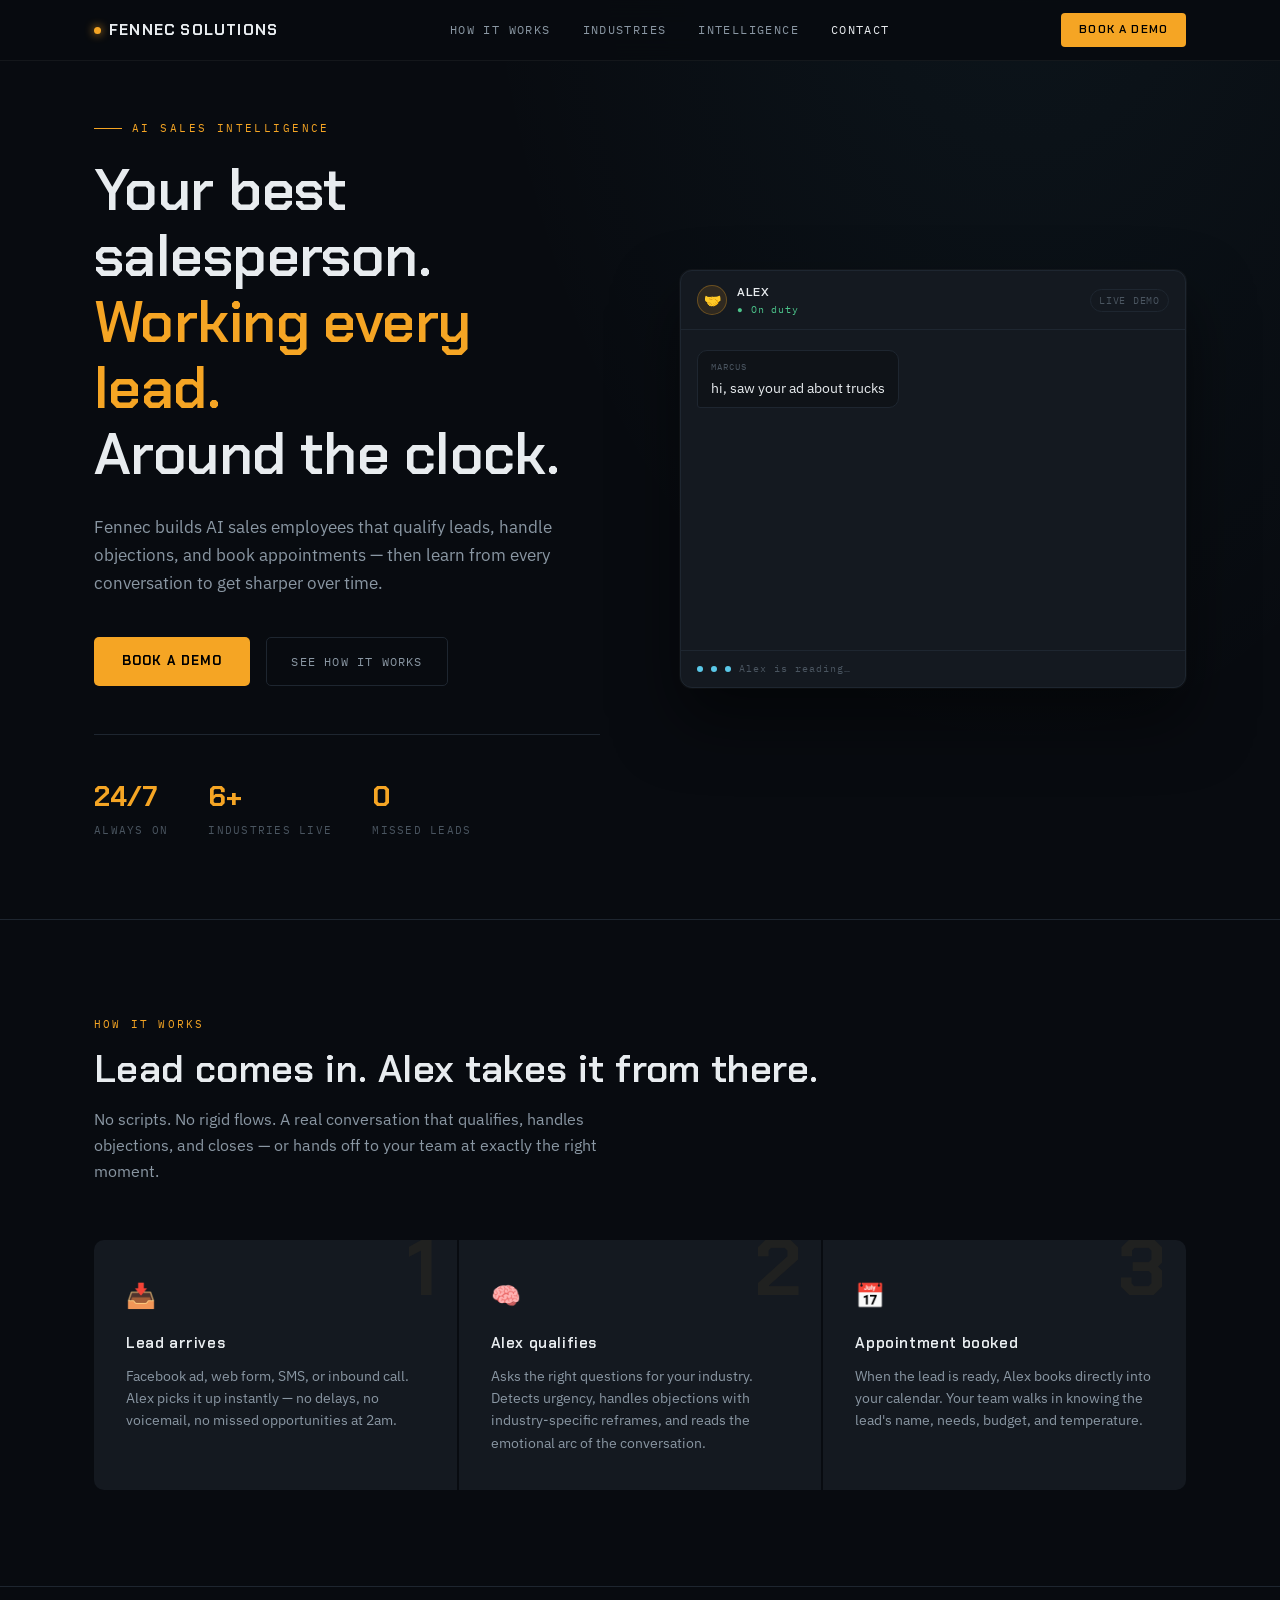
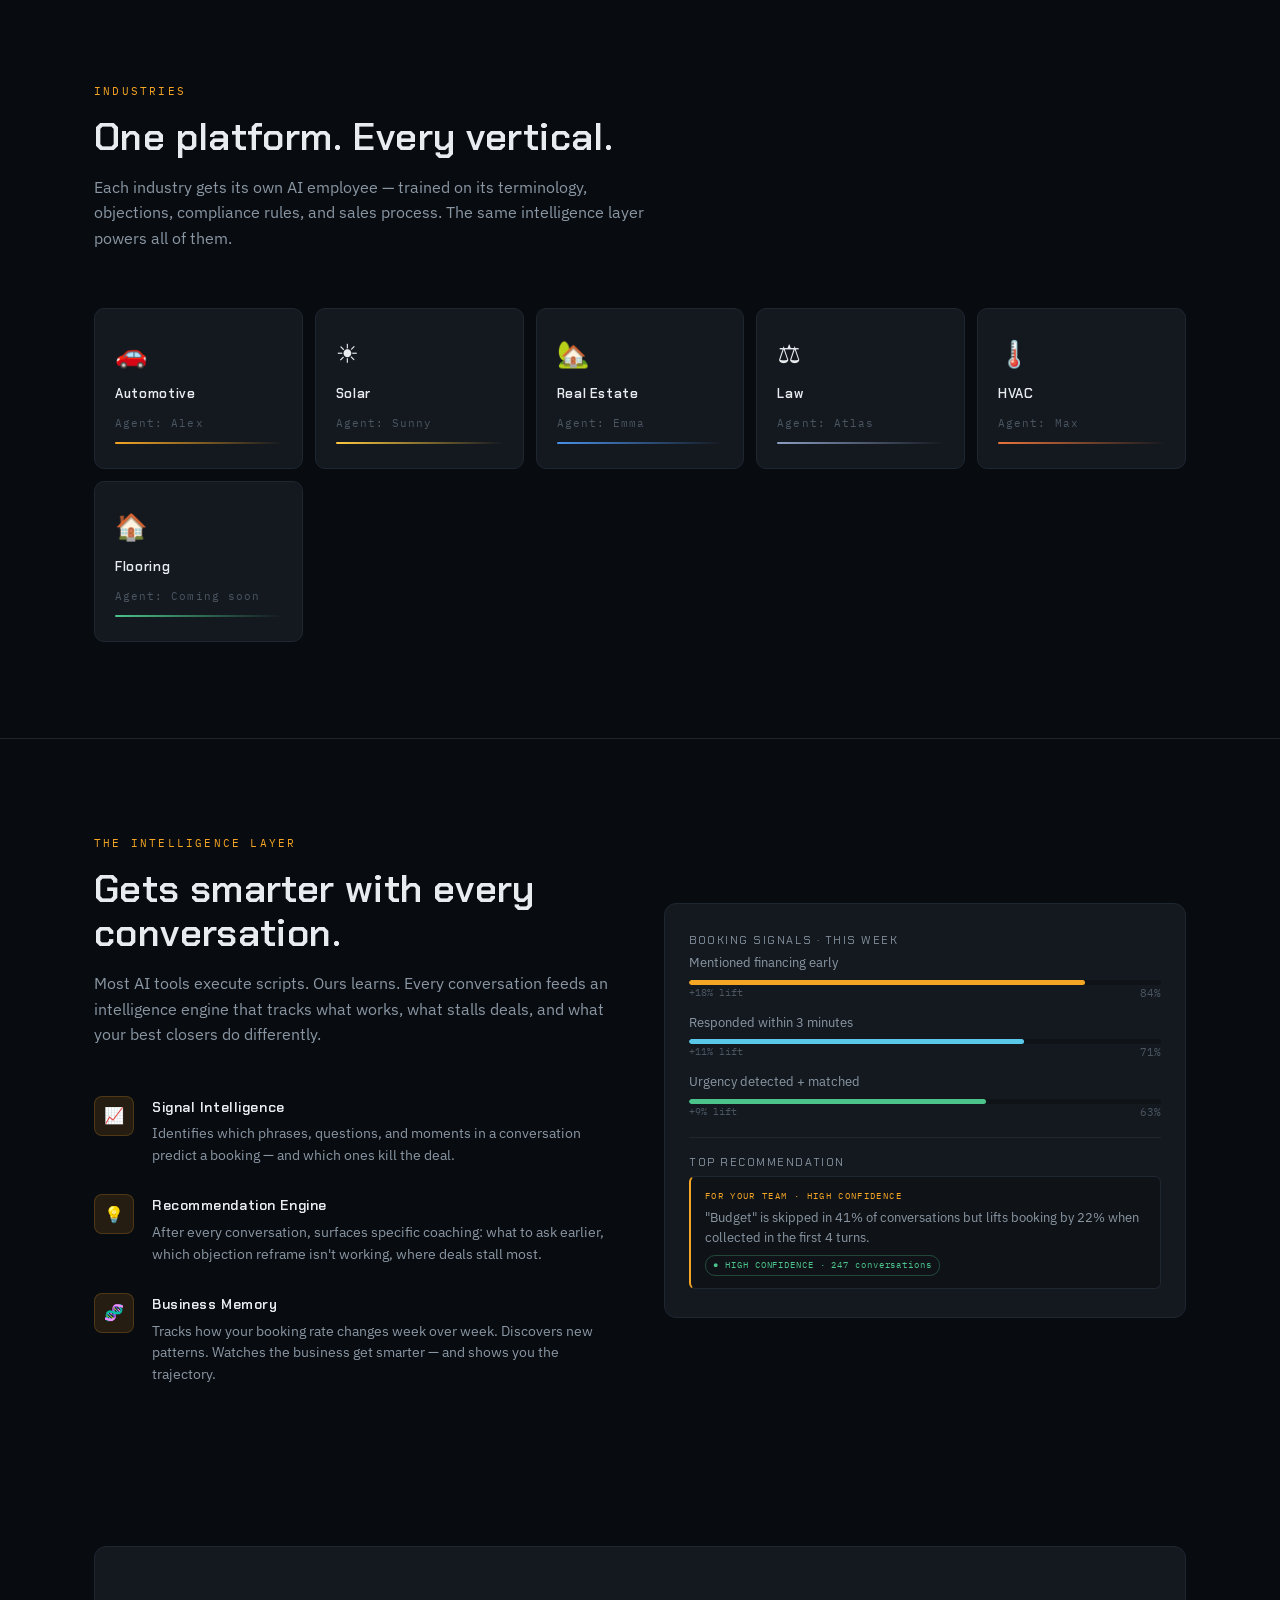
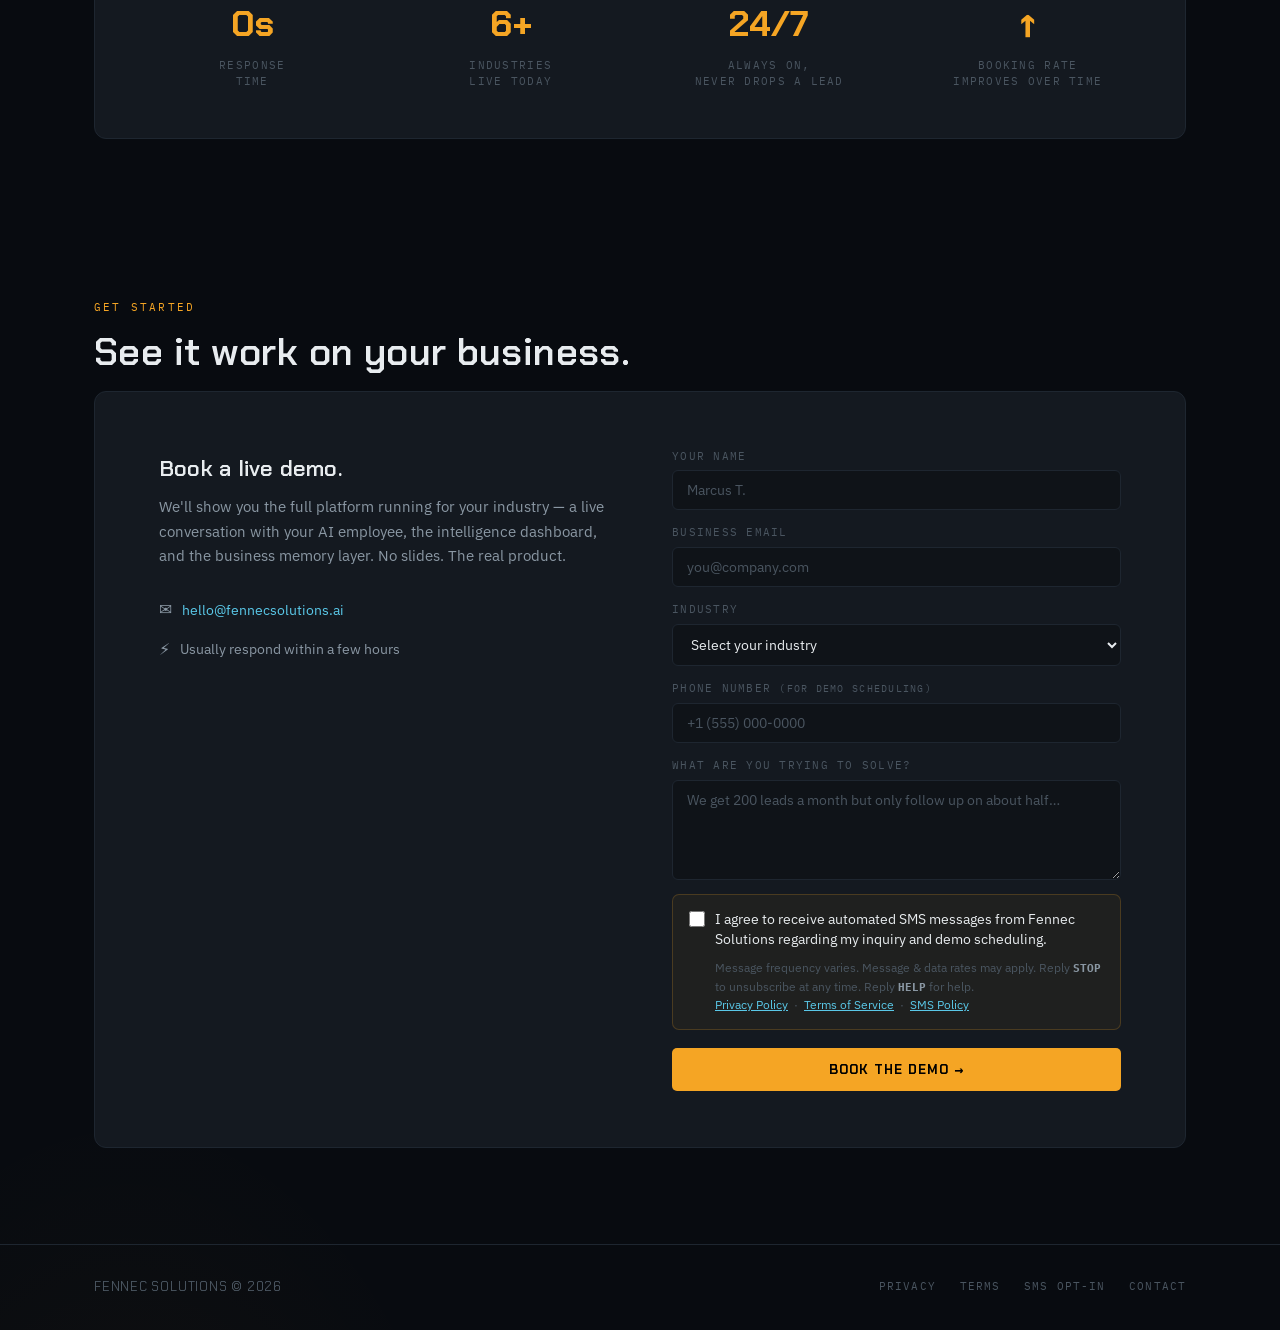
<file: index.html>
<!DOCTYPE html>
<html lang="en">
<head>
<meta charset="UTF-8">
<meta name="viewport" content="width=device-width, initial-scale=1.0">
<title>Fennec Solutions — AI Sales Intelligence</title>
<meta name="description" content="Fennec Solutions builds AI sales employees that learn from every conversation. One platform, every industry.">
<link rel="preconnect" href="https://fonts.googleapis.com">
<link href="https://fonts.googleapis.com/css2?family=Chakra+Petch:wght@400;500;600;700&family=IBM+Plex+Sans:wght@400;500;600&family=IBM+Plex+Mono:wght@400;500&display=swap" rel="stylesheet">
<style>
/* ── Design tokens ─────────────────────────────────────────────────
   Palette: deep graphite surface, single amber signature,
   headlight-cyan for data, green for live status.
   Typography: Chakra Petch for display (instrument-cluster feel),
   IBM Plex Sans for body, IBM Plex Mono for data/labels.
   Signature: a live conversation replay that scrolls on its own —
   the product demoing itself, no screenshots.
──────────────────────────────────────────────────────────────────── */
:root {
  --bg:     #080B10;
  --surf:   #0F1318;
  --panel:  #141920;
  --line:   #1E2630;
  --ink:    #E8ECEF;
  --muted:  #8A97A3;
  --faint:  #4A5560;
  --amber:  #F5A524;
  --amber2: rgba(245,165,36,.12);
  --cyan:   #5AC8E8;
  --green:  #4CC38A;
  --fd: "Chakra Petch", system-ui, sans-serif;
  --fb: "IBM Plex Sans", system-ui, sans-serif;
  --fm: "IBM Plex Mono", ui-monospace, monospace;
}
*, *::before, *::after { box-sizing: border-box; margin: 0; padding: 0; }
html { scroll-behavior: smooth; }
body {
  background: var(--bg); color: var(--ink);
  font-family: var(--fb); font-size: 16px; line-height: 1.6;
  background-image:
    radial-gradient(ellipse 80% 40% at 80% -5%, rgba(90,200,232,.06), transparent 55%),
    radial-gradient(ellipse 60% 30% at 10% 110%, rgba(245,165,36,.05), transparent 50%);
}
::selection { background: var(--amber); color: #000; }
:focus-visible { outline: 2px solid var(--cyan); outline-offset: 3px; border-radius: 3px; }

/* ── Type scale ────────────────────────────────────────────────── */
h1,h2,h3,h4 { font-family: var(--fd); font-weight: 600; line-height: 1.15; letter-spacing: .01em; }
a { color: inherit; text-decoration: none; }

/* ── Layout ────────────────────────────────────────────────────── */
.wrap { max-width: 1140px; margin: 0 auto; padding: 0 24px; }
section { padding: 96px 0; }
section + section { border-top: 1px solid var(--line); }

/* ── Nav ──────────────────────────────────────────────────────── */
nav {
  position: fixed; top: 0; left: 0; right: 0; z-index: 100;
  border-bottom: 1px solid rgba(255,255,255,.05);
  background: rgba(8,11,16,.85);
  backdrop-filter: blur(12px);
  -webkit-backdrop-filter: blur(12px);
}
.nav-inner {
  max-width: 1140px; margin: 0 auto; padding: 0 24px;
  display: flex; align-items: center; justify-content: space-between;
  height: 60px;
}
.nav-logo {
  font-family: var(--fd); font-weight: 700; font-size: 15px;
  letter-spacing: .08em; display: flex; align-items: center; gap: 8px;
}
.nav-logo .dot { width: 7px; height: 7px; border-radius: 50%; background: var(--amber); box-shadow: 0 0 10px var(--amber); }
.nav-links { display: flex; align-items: center; gap: 32px; }
.nav-links a { font-family: var(--fm); font-size: 11.5px; letter-spacing: .12em; color: var(--muted); text-transform: uppercase; transition: color .12s; }
.nav-links a:hover { color: var(--ink); }
.nav-cta {
  background: var(--amber); color: #000; border: none;
  font-family: var(--fd); font-size: 11.5px; font-weight: 600; letter-spacing: .1em;
  text-transform: uppercase; padding: 8px 18px; border-radius: 4px; cursor: pointer;
  transition: opacity .12s; text-decoration: none;
}
.nav-cta:hover { opacity: .85; }

/* ── Hero ──────────────────────────────────────────────────────── */
.hero {
  min-height: 100vh; display: flex; align-items: center;
  padding: 120px 0 80px; position: relative; overflow: hidden;
}
.hero-grid { display: grid; grid-template-columns: 1fr 1fr; gap: 80px; align-items: center; }
.hero-eyebrow {
  font-family: var(--fm); font-size: 11px; letter-spacing: .22em;
  color: var(--amber); text-transform: uppercase; margin-bottom: 20px;
  display: flex; align-items: center; gap: 10px;
}
.hero-eyebrow::before { content: ''; width: 28px; height: 1px; background: var(--amber); }
.hero h1 { font-size: clamp(36px, 4.5vw, 58px); letter-spacing: -.01em; margin-bottom: 24px; }
.hero h1 em { font-style: normal; color: var(--amber); }
.hero-sub { font-size: 17px; color: var(--muted); line-height: 1.65; margin-bottom: 40px; max-width: 480px; }
.hero-actions { display: flex; align-items: center; gap: 16px; flex-wrap: wrap; }
.btn-primary {
  background: var(--amber); color: #000;
  font-family: var(--fd); font-size: 13px; font-weight: 700; letter-spacing: .08em;
  text-transform: uppercase; padding: 14px 28px; border-radius: 5px;
  transition: transform .12s, opacity .12s; display: inline-block;
}
.btn-primary:hover { opacity: .88; transform: translateY(-1px); }
.btn-ghost {
  border: 1px solid var(--line); color: var(--muted);
  font-family: var(--fm); font-size: 12px; letter-spacing: .1em;
  text-transform: uppercase; padding: 14px 24px; border-radius: 5px;
  transition: border-color .12s, color .12s; display: inline-block;
}
.btn-ghost:hover { border-color: var(--faint); color: var(--ink); }
.hero-stat { display: flex; gap: 40px; margin-top: 48px; padding-top: 40px; border-top: 1px solid var(--line); }
.stat-item .n { font-family: var(--fd); font-size: 28px; font-weight: 700; color: var(--amber); }
.stat-item .l { font-family: var(--fm); font-size: 10.5px; color: var(--faint); letter-spacing: .12em; text-transform: uppercase; margin-top: 2px; }

/* ── Live conversation demo (the signature element) ─────────────── */
.demo-shell {
  background: var(--panel); border: 1px solid var(--line); border-radius: 12px;
  overflow: hidden; box-shadow: 0 32px 64px rgba(0,0,0,.5), 0 0 0 1px rgba(255,255,255,.04);
  position: relative;
}
.demo-header {
  padding: 12px 16px; border-bottom: 1px solid var(--line);
  display: flex; align-items: center; justify-content: space-between;
}
.demo-header .agent { display: flex; align-items: center; gap: 10px; }
.demo-header .avatar {
  width: 30px; height: 30px; border-radius: 50%;
  background: var(--amber2); border: 1px solid rgba(245,165,36,.3);
  display: flex; align-items: center; justify-content: center;
  font-size: 14px;
}
.demo-header .aname { font-family: var(--fd); font-size: 12px; font-weight: 600; letter-spacing: .06em; }
.demo-header .astatus { font-family: var(--fm); font-size: 9.5px; color: var(--green); letter-spacing: .1em; }
.demo-header .astatus::before { content: '● '; }
.demo-badge { font-family: var(--fm); font-size: 9.5px; color: var(--faint); letter-spacing: .08em; border: 1px solid var(--line); padding: 3px 8px; border-radius: 20px; }
.demo-thread { padding: 20px 16px; min-height: 320px; display: flex; flex-direction: column; gap: 12px; overflow: hidden; }
.msg { max-width: 82%; padding: 9px 13px; border-radius: 10px; font-size: 13.5px; line-height: 1.5; opacity: 0; transform: translateY(8px); transition: opacity .4s ease, transform .4s ease; }
.msg.visible { opacity: 1; transform: none; }
.msg.contact { align-self: flex-start; background: var(--surf); border: 1px solid var(--line); border-bottom-left-radius: 3px; }
.msg.agent { align-self: flex-end; background: rgba(90,200,232,.09); border: 1px solid rgba(90,200,232,.18); border-bottom-right-radius: 3px; }
.msg .who { font-family: var(--fm); font-size: 9px; letter-spacing: .12em; color: var(--faint); text-transform: uppercase; display: block; margin-bottom: 4px; }
.demo-footer { padding: 10px 16px; border-top: 1px solid var(--line); display: flex; align-items: center; gap: 8px; }
.demo-footer .typing-dot { width: 6px; height: 6px; border-radius: 50%; background: var(--cyan); animation: pulse 1.2s infinite; }
.demo-footer .typing-dot:nth-child(2) { animation-delay: .2s; }
.demo-footer .typing-dot:nth-child(3) { animation-delay: .4s; }
.demo-footer .typing-label { font-family: var(--fm); font-size: 10px; color: var(--faint); letter-spacing: .1em; }
@keyframes pulse { 0%,100%{opacity:.3} 50%{opacity:1} }
.demo-tag {
  position: absolute; top: 12px; right: 16px;
  font-family: var(--fm); font-size: 9px; letter-spacing: .12em; color: var(--amber);
  border: 1px solid rgba(245,165,36,.3); background: rgba(245,165,36,.07);
  padding: 3px 8px; border-radius: 20px; text-transform: uppercase;
}

/* ── How it works ──────────────────────────────────────────────── */
.how-grid { display: grid; grid-template-columns: repeat(3, 1fr); gap: 2px; margin-top: 56px; }
.how-step {
  background: var(--panel); padding: 36px 32px;
  position: relative; overflow: hidden;
}
.how-step::before {
  content: attr(data-n);
  position: absolute; top: -12px; right: 20px;
  font-family: var(--fd); font-size: 80px; font-weight: 700;
  color: rgba(245,165,36,.06); line-height: 1;
}
.how-step:first-child { border-radius: 10px 0 0 10px; }
.how-step:last-child { border-radius: 0 10px 10px 0; }
.step-icon { font-size: 24px; margin-bottom: 16px; }
.step-title { font-family: var(--fd); font-size: 15px; font-weight: 600; letter-spacing: .04em; margin-bottom: 10px; }
.step-body { font-size: 14px; color: var(--muted); line-height: 1.6; }

/* ── Industries ────────────────────────────────────────────────── */
.section-eyebrow {
  font-family: var(--fm); font-size: 11px; letter-spacing: .2em;
  color: var(--amber); text-transform: uppercase; margin-bottom: 14px;
}
.section-title { font-size: clamp(26px, 3vw, 40px); margin-bottom: 16px; }
.section-sub { font-size: 16px; color: var(--muted); max-width: 560px; margin-bottom: 56px; }
.industry-grid { display: grid; grid-template-columns: repeat(auto-fill, minmax(200px, 1fr)); gap: 12px; }
.industry-card {
  background: var(--panel); border: 1px solid var(--line); border-radius: 10px;
  padding: 24px 20px; display: flex; flex-direction: column; gap: 10px;
  transition: border-color .15s, transform .15s;
}
.industry-card:hover { border-color: var(--amber); transform: translateY(-2px); }
.industry-icon { font-size: 26px; }
.industry-name { font-family: var(--fd); font-size: 13px; font-weight: 600; letter-spacing: .05em; }
.industry-agent { font-family: var(--fm); font-size: 10.5px; color: var(--faint); letter-spacing: .1em; }
.industry-accent { height: 2px; border-radius: 1px; margin-top: auto; }

/* ── Intelligence layer ────────────────────────────────────────── */
.intel-grid { display: grid; grid-template-columns: 1fr 1fr; gap: 48px; align-items: center; }
.intel-list { display: flex; flex-direction: column; gap: 28px; margin-top: 48px; }
.intel-item { display: flex; gap: 18px; }
.intel-glyph {
  width: 40px; height: 40px; border-radius: 8px; flex-shrink: 0;
  background: var(--amber2); border: 1px solid rgba(245,165,36,.2);
  display: flex; align-items: center; justify-content: center; font-size: 16px;
}
.intel-title { font-family: var(--fd); font-size: 14px; font-weight: 600; letter-spacing: .04em; margin-bottom: 5px; }
.intel-body { font-size: 14px; color: var(--muted); line-height: 1.55; }
.intel-visual {
  background: var(--panel); border: 1px solid var(--line); border-radius: 12px;
  padding: 28px 24px; display: flex; flex-direction: column; gap: 16px;
}
.intel-visual .iv-title { font-family: var(--fd); font-size: 11px; letter-spacing: .14em; text-transform: uppercase; color: var(--muted); margin-bottom: 4px; }
.signal-row { display: grid; grid-template-columns: 1fr auto; align-items: center; gap: 10px; margin-bottom: 6px; }
.signal-label { font-size: 13px; color: var(--muted); }
.signal-bar-wrap { grid-column: 1; height: 5px; background: var(--surf); border-radius: 3px; overflow: hidden; }
.signal-bar { height: 100%; border-radius: 3px; }
.signal-pct { font-family: var(--fm); font-size: 11px; color: var(--faint); }
.divider { height: 1px; background: var(--line); }
.rec-box { background: var(--surf); border: 1px solid var(--line); border-left: 2px solid var(--amber); border-radius: 6px; padding: 12px 14px; }
.rec-label { font-family: var(--fm); font-size: 9px; letter-spacing: .15em; color: var(--amber); text-transform: uppercase; margin-bottom: 5px; }
.rec-text { font-size: 13px; color: var(--muted); line-height: 1.5; }
.conf-badge { font-family: var(--fm); font-size: 9px; letter-spacing: .1em; color: var(--green); border: 1px solid rgba(76,195,138,.3); padding: 2px 7px; border-radius: 10px; margin-top: 8px; display: inline-block; }

/* ── Proof strip ───────────────────────────────────────────────── */
.proof-strip { padding: 64px 0; }
.proof-inner {
  background: var(--panel); border: 1px solid var(--line); border-radius: 12px;
  padding: 48px; display: grid; grid-template-columns: repeat(4, 1fr); gap: 40px;
}
.proof-item { text-align: center; }
.proof-n { font-family: var(--fd); font-size: 36px; font-weight: 700; color: var(--amber); margin-bottom: 6px; }
.proof-l { font-family: var(--fm); font-size: 10.5px; color: var(--faint); letter-spacing: .12em; text-transform: uppercase; line-height: 1.5; }

/* ── Contact ───────────────────────────────────────────────────── */
.contact-box {
  background: var(--panel); border: 1px solid var(--line); border-radius: 12px;
  padding: 56px 64px; display: grid; grid-template-columns: 1fr 1fr; gap: 64px; align-items: start;
}
.contact-form { display: flex; flex-direction: column; gap: 14px; }
.form-field { display: flex; flex-direction: column; gap: 6px; }
.form-field label { font-family: var(--fm); font-size: 10.5px; letter-spacing: .12em; color: var(--faint); text-transform: uppercase; }
.form-field input, .form-field select, .form-field textarea {
  background: var(--surf); border: 1px solid var(--line); color: var(--ink);
  font-family: var(--fb); font-size: 14px; padding: 10px 14px; border-radius: 6px;
  outline: none; transition: border-color .12s;
}
.form-field input::placeholder, .form-field textarea::placeholder { color: var(--faint); }
.form-field input:focus, .form-field select:focus, .form-field textarea:focus { border-color: var(--cyan); }
.form-field textarea { min-height: 100px; resize: vertical; }
.form-field select option { background: var(--surf); }
.form-submit {
  background: var(--amber); color: #000;
  font-family: var(--fd); font-size: 13px; font-weight: 700; letter-spacing: .08em;
  text-transform: uppercase; padding: 13px 24px; border-radius: 5px;
  border: none; cursor: pointer; transition: opacity .12s; margin-top: 4px;
}
.form-submit:hover { opacity: .85; }
.sms-consent-block { background: rgba(245,165,36,.05); border: 1px solid rgba(245,165,36,.2); border-radius: 7px; padding: 14px 16px; display: flex; flex-direction: column; gap: 10px; }
.sms-consent-label { display: flex; align-items: flex-start; gap: 10px; cursor: pointer; }
.sms-checkbox { width: 16px; height: 16px; margin-top: 2px; flex-shrink: 0; accent-color: var(--amber); cursor: pointer; }
.sms-consent-text { font-size: 13.5px; color: var(--ink); line-height: 1.5; }
.sms-disclosure { font-size: 11.5px; color: var(--faint); line-height: 1.6; padding-left: 26px; }
.sms-disclosure a { color: var(--cyan); text-decoration: underline; }
.sms-disclosure strong { color: var(--muted); font-family: var(--fm); font-size: 11px; }
.form-submit:disabled { opacity: .4; cursor: not-allowed; }
.contact-info { padding-top: 8px; }
.contact-info h3 { font-size: 22px; margin-bottom: 14px; }
.contact-info p { color: var(--muted); font-size: 15px; line-height: 1.65; margin-bottom: 28px; }
.contact-detail { display: flex; align-items: center; gap: 10px; margin-bottom: 14px; font-size: 14px; color: var(--muted); }
.contact-detail .icon { font-size: 16px; }
.contact-detail a { color: var(--cyan); }
.contact-detail a:hover { text-decoration: underline; }

/* ── Footer ────────────────────────────────────────────────────── */
footer {
  border-top: 1px solid var(--line); padding: 32px 0;
}
.footer-inner {
  display: flex; align-items: center; justify-content: space-between; flex-wrap: wrap; gap: 16px;
}
.footer-logo { font-family: var(--fd); font-size: 13px; letter-spacing: .06em; color: var(--faint); }
.footer-links { display: flex; gap: 24px; }
.footer-links a { font-family: var(--fm); font-size: 11px; letter-spacing: .1em; color: var(--faint); text-transform: uppercase; transition: color .12s; }
.footer-links a:hover { color: var(--muted); }

/* ── Responsive ────────────────────────────────────────────────── */
@media(max-width: 900px) {
  .hero-grid, .intel-grid { grid-template-columns: 1fr; gap: 48px; }
  .how-grid { grid-template-columns: 1fr; gap: 2px; }
  .how-step:first-child { border-radius: 10px 10px 0 0; }
  .how-step:last-child { border-radius: 0 0 10px 10px; }
  .proof-inner { grid-template-columns: repeat(2,1fr); }
  .contact-box { grid-template-columns: 1fr; gap: 40px; padding: 36px 28px; }
  section { padding: 64px 0; }
  .hero { padding: 100px 0 60px; }
  .hero-stat { gap: 28px; }
}
@media(max-width: 560px) {
  .nav-links { display: none; }
  .proof-inner { grid-template-columns: 1fr 1fr; gap: 28px 20px; }
  .industry-grid { grid-template-columns: repeat(2,1fr); }
}
@media(prefers-reduced-motion: reduce) { *, .msg { animation: none !important; transition: none !important; } }
</style>
</head>
<body>

<!-- Nav -->
<nav>
  <div class="nav-inner">
    <div class="nav-logo"><span class="dot"></span>FENNEC SOLUTIONS</div>
    <div class="nav-links">
      <a href="#how">How it works</a>
      <a href="#industries">Industries</a>
      <a href="#intelligence">Intelligence</a>
      <a href="#contact">Contact</a>
    </div>
    <a href="#contact" class="nav-cta">Book a Demo</a>
  </div>
</nav>

<!-- Hero -->
<section class="hero">
  <div class="wrap">
    <div class="hero-grid">
      <div>
        <div class="hero-eyebrow">AI Sales Intelligence</div>
        <h1>Your best salesperson.<br><em>Working every lead.</em><br>Around the clock.</h1>
        <p class="hero-sub">Fennec builds AI sales employees that qualify leads, handle objections, and book appointments — then learn from every conversation to get sharper over time.</p>
        <div class="hero-actions">
          <a href="#contact" class="btn-primary">Book a Demo</a>
          <a href="#how" class="btn-ghost">See How It Works</a>
        </div>
        <div class="hero-stat">
          <div class="stat-item"><div class="n">24/7</div><div class="l">Always on</div></div>
          <div class="stat-item"><div class="n">6+</div><div class="l">Industries live</div></div>
          <div class="stat-item"><div class="n">0</div><div class="l">Missed leads</div></div>
        </div>
      </div>

      <!-- Live conversation demo -->
      <div class="demo-shell">
        <div class="demo-header">
          <div class="agent">
            <div class="avatar">🤝</div>
            <div>
              <div class="aname">ALEX</div>
              <div class="astatus">On duty</div>
            </div>
          </div>
          <div class="demo-badge">LIVE DEMO</div>
        </div>
        <div class="demo-thread" id="demo-thread">
          <!-- Populated by JS -->
        </div>
        <div class="demo-footer">
          <div class="typing-dot"></div>
          <div class="typing-dot"></div>
          <div class="typing-dot"></div>
          <span class="typing-label" id="typing-label">Alex is reading…</span>
        </div>
      </div>
    </div>
  </div>
</section>

<!-- How it works -->
<section id="how">
  <div class="wrap">
    <div class="section-eyebrow">How it works</div>
    <h2 class="section-title">Lead comes in. Alex takes it from there.</h2>
    <p class="section-sub">No scripts. No rigid flows. A real conversation that qualifies, handles objections, and closes — or hands off to your team at exactly the right moment.</p>
    <div class="how-grid">
      <div class="how-step" data-n="1">
        <div class="step-icon">📥</div>
        <div class="step-title">Lead arrives</div>
        <div class="step-body">Facebook ad, web form, SMS, or inbound call. Alex picks it up instantly — no delays, no voicemail, no missed opportunities at 2am.</div>
      </div>
      <div class="how-step" data-n="2">
        <div class="step-icon">🧠</div>
        <div class="step-title">Alex qualifies</div>
        <div class="step-body">Asks the right questions for your industry. Detects urgency, handles objections with industry-specific reframes, and reads the emotional arc of the conversation.</div>
      </div>
      <div class="how-step" data-n="3">
        <div class="step-icon">📅</div>
        <div class="step-title">Appointment booked</div>
        <div class="step-body">When the lead is ready, Alex books directly into your calendar. Your team walks in knowing the lead's name, needs, budget, and temperature.</div>
      </div>
    </div>
  </div>
</section>

<!-- Industries -->
<section id="industries">
  <div class="wrap">
    <div class="section-eyebrow">Industries</div>
    <h2 class="section-title">One platform. Every vertical.</h2>
    <p class="section-sub">Each industry gets its own AI employee — trained on its terminology, objections, compliance rules, and sales process. The same intelligence layer powers all of them.</p>
    <div class="industry-grid">
      <div class="industry-card">
        <div class="industry-icon">🚗</div>
        <div class="industry-name">Automotive</div>
        <div class="industry-agent">Agent: Alex</div>
        <div class="industry-accent" style="background:linear-gradient(90deg,#F5A524,transparent)"></div>
      </div>
      <div class="industry-card">
        <div class="industry-icon">☀️</div>
        <div class="industry-name">Solar</div>
        <div class="industry-agent">Agent: Sunny</div>
        <div class="industry-accent" style="background:linear-gradient(90deg,#FFC940,transparent)"></div>
      </div>
      <div class="industry-card">
        <div class="industry-icon">🏡</div>
        <div class="industry-name">Real Estate</div>
        <div class="industry-agent">Agent: Emma</div>
        <div class="industry-accent" style="background:linear-gradient(90deg,#4A90E8,transparent)"></div>
      </div>
      <div class="industry-card">
        <div class="industry-icon">⚖️</div>
        <div class="industry-name">Law</div>
        <div class="industry-agent">Agent: Atlas</div>
        <div class="industry-accent" style="background:linear-gradient(90deg,#8B9DC3,transparent)"></div>
      </div>
      <div class="industry-card">
        <div class="industry-icon">🌡️</div>
        <div class="industry-name">HVAC</div>
        <div class="industry-agent">Agent: Max</div>
        <div class="industry-accent" style="background:linear-gradient(90deg,#E8733A,transparent)"></div>
      </div>
      <div class="industry-card">
        <div class="industry-icon">🏠</div>
        <div class="industry-name">Flooring</div>
        <div class="industry-agent">Agent: Coming soon</div>
        <div class="industry-accent" style="background:linear-gradient(90deg,#4CC38A,transparent)"></div>
      </div>
    </div>
  </div>
</section>

<!-- Intelligence -->
<section id="intelligence">
  <div class="wrap">
    <div class="intel-grid">
      <div>
        <div class="section-eyebrow">The intelligence layer</div>
        <h2 class="section-title">Gets smarter with every conversation.</h2>
        <p class="section-sub" style="margin-bottom:0">Most AI tools execute scripts. Ours learns. Every conversation feeds an intelligence engine that tracks what works, what stalls deals, and what your best closers do differently.</p>
        <div class="intel-list">
          <div class="intel-item">
            <div class="intel-glyph">📈</div>
            <div>
              <div class="intel-title">Signal Intelligence</div>
              <div class="intel-body">Identifies which phrases, questions, and moments in a conversation predict a booking — and which ones kill the deal.</div>
            </div>
          </div>
          <div class="intel-item">
            <div class="intel-glyph">💡</div>
            <div>
              <div class="intel-title">Recommendation Engine</div>
              <div class="intel-body">After every conversation, surfaces specific coaching: what to ask earlier, which objection reframe isn't working, where deals stall most.</div>
            </div>
          </div>
          <div class="intel-item">
            <div class="intel-glyph">🧬</div>
            <div>
              <div class="intel-title">Business Memory</div>
              <div class="intel-body">Tracks how your booking rate changes week over week. Discovers new patterns. Watches the business get smarter — and shows you the trajectory.</div>
            </div>
          </div>
        </div>
      </div>
      <div class="intel-visual">
        <div>
          <div class="iv-title">Booking signals · This week</div>
          <div class="signal-row"><span class="signal-label">Mentioned financing early</span></div>
          <div class="signal-bar-wrap"><div class="signal-bar" style="width:84%;background:var(--amber)"></div></div>
          <div style="display:flex;justify-content:space-between;margin-bottom:10px"><span style="font-family:var(--fm);font-size:10px;color:var(--faint)">+18% lift</span><span class="signal-pct">84%</span></div>
          <div class="signal-row"><span class="signal-label">Responded within 3 minutes</span></div>
          <div class="signal-bar-wrap"><div class="signal-bar" style="width:71%;background:var(--cyan)"></div></div>
          <div style="display:flex;justify-content:space-between;margin-bottom:10px"><span style="font-family:var(--fm);font-size:10px;color:var(--faint)">+11% lift</span><span class="signal-pct">71%</span></div>
          <div class="signal-row"><span class="signal-label">Urgency detected + matched</span></div>
          <div class="signal-bar-wrap"><div class="signal-bar" style="width:63%;background:var(--green)"></div></div>
          <div style="display:flex;justify-content:space-between"><span style="font-family:var(--fm);font-size:10px;color:var(--faint)">+9% lift</span><span class="signal-pct">63%</span></div>
        </div>
        <div class="divider"></div>
        <div>
          <div class="iv-title">Top recommendation</div>
          <div class="rec-box">
            <div class="rec-label">For your team · High confidence</div>
            <div class="rec-text">"Budget" is skipped in 41% of conversations but lifts booking by 22% when collected in the first 4 turns.</div>
            <div class="conf-badge">● HIGH CONFIDENCE · 247 conversations</div>
          </div>
        </div>
      </div>
    </div>
  </div>
</section>

<!-- Proof -->
<div class="proof-strip">
  <div class="wrap">
    <div class="proof-inner">
      <div class="proof-item">
        <div class="proof-n">0s</div>
        <div class="proof-l">Response<br>time</div>
      </div>
      <div class="proof-item">
        <div class="proof-n">6+</div>
        <div class="proof-l">Industries<br>live today</div>
      </div>
      <div class="proof-item">
        <div class="proof-n">24/7</div>
        <div class="proof-l">Always on,<br>never drops a lead</div>
      </div>
      <div class="proof-item">
        <div class="proof-n">↑</div>
        <div class="proof-l">Booking rate<br>improves over time</div>
      </div>
    </div>
  </div>
</div>

<!-- Contact -->
<section id="contact">
  <div class="wrap">
    <div class="section-eyebrow">Get started</div>
    <h2 class="section-title">See it work on your business.</h2>
    <div class="contact-box">
      <div class="contact-info">
        <h3>Book a live demo.</h3>
        <p>We'll show you the full platform running for your industry — a live conversation with your AI employee, the intelligence dashboard, and the business memory layer. No slides. The real product.</p>
        <div class="contact-detail"><span class="icon">✉️</span><a href="mailto:hello@fennecsolutions.ai">hello@fennecsolutions.ai</a></div>
        <div class="contact-detail"><span class="icon">⚡</span><span>Usually respond within a few hours</span></div>
      </div>
      <form class="contact-form" onsubmit="handleSubmit(event)">
        <div class="form-field">
          <label>Your name</label>
          <input type="text" placeholder="Marcus T." required>
        </div>
        <div class="form-field">
          <label>Business email</label>
          <input type="email" placeholder="you@company.com" required>
        </div>
        <div class="form-field">
          <label>Industry</label>
          <select>
            <option value="">Select your industry</option>
            <option>Automotive</option>
            <option>Solar</option>
            <option>Real Estate</option>
            <option>Law</option>
            <option>HVAC</option>
            <option>Flooring</option>
            <option>Other</option>
          </select>
        </div>
        <div class="form-field">
          <label>Phone number <span style="color:var(--faint);font-size:10px">(for demo scheduling)</span></label>
          <input type="tel" id="phone-field" placeholder="+1 (555) 000-0000">
        </div>
        <div class="form-field">
          <label>What are you trying to solve?</label>
          <textarea placeholder="We get 200 leads a month but only follow up on about half…"></textarea>
        </div>

        <!-- SMS consent — required by TCPA and Twilio A2P 10DLC -->
        <div class="sms-consent-block">
          <label class="sms-consent-label">
            <input type="checkbox" id="sms-consent" class="sms-checkbox" required aria-required="true">
            <span class="sms-consent-text">
              I agree to receive automated SMS messages from Fennec Solutions regarding my inquiry and demo scheduling.
            </span>
          </label>
          <div class="sms-disclosure">
            Message frequency varies. Message &amp; data rates may apply.
            Reply <strong>STOP</strong> to unsubscribe at any time.
            Reply <strong>HELP</strong> for help.
            <br>
            <a href="privacy.html">Privacy Policy</a> &nbsp;·&nbsp;
            <a href="terms.html">Terms of Service</a> &nbsp;·&nbsp;
            <a href="sms-optin.html">SMS Policy</a>
          </div>
        </div>

        <button type="submit" class="form-submit" id="demo-submit">Book the Demo →</button>
      </form>
    </div>
  </div>
</section>

<!-- Footer -->
<footer>
  <div class="wrap">
    <div class="footer-inner">
      <div class="footer-logo">FENNEC SOLUTIONS © 2026</div>
      <div class="footer-links">
        <a href="privacy.html">Privacy</a>
        <a href="terms.html">Terms</a>
        <a href="sms-optin.html">SMS Opt-In</a>
        <a href="mailto:hello@fennecsolutions.ai">Contact</a>
      </div>
    </div>
  </div>
</footer>

<script>
// ── Live conversation demo ──────────────────────────────────────────
// Replays a real automotive conversation with realistic timing.
// The signature element: the product demoing itself.

const CONVERSATION = [
  { from: 'contact', text: 'hi, saw your ad about trucks', delay: 1200 },
  { from: 'agent',   text: "Hey! I'm Alex with Summit Auto. Happy to help you find the right truck — real prices, no pressure. What caught your eye?", delay: 2400 },
  { from: 'contact', text: 'need a truck asap, mine just died', delay: 1600 },
  { from: 'agent',   text: "Got it — when you need it, you need it. Let's move. What monthly payment range works for you? Even a ballpark.", delay: 2200 },
  { from: 'contact', text: 'around 500 a month, financing', delay: 1400 },
  { from: 'agent',   text: "Perfect. $500 and financing — that opens up a lot. Would a weekday or weekend work better for a quick test drive? No obligation, just keys in hand.", delay: 2600 },
  { from: 'contact', text: 'saturday morning', delay: 1000 },
  { from: 'agent',   text: "Saturday morning it is. I'll lock that in and send a confirmation. See you then — everything will be ready when you arrive.", delay: 2000 },
];

const thread = document.getElementById('demo-thread');
const typingLabel = document.getElementById('typing-label');
let msgIndex = 0;
let cycle = 0;

function agentName() { return 'ALEX'; }
function contactName() { return 'MARCUS'; }

function showNext() {
  if (msgIndex >= CONVERSATION.length) {
    // Pause then restart
    setTimeout(() => {
      thread.innerHTML = '';
      msgIndex = 0;
      cycle++;
      setTimeout(showNext, 800);
    }, 4000);
    return;
  }

  const m = CONVERSATION[msgIndex];
  const isAgent = m.from === 'agent';

  typingLabel.textContent = isAgent ? 'Alex is typing…' : 'Lead is responding…';

  setTimeout(() => {
    const el = document.createElement('div');
    el.className = 'msg ' + m.from;
    el.innerHTML = `<span class="who">${isAgent ? agentName() : contactName()}</span>${m.text}`;
    thread.appendChild(el);
    // Scroll to bottom
    thread.scrollTop = thread.scrollHeight;
    // Trigger visibility animation
    requestAnimationFrame(() => requestAnimationFrame(() => el.classList.add('visible')));
    msgIndex++;
    typingLabel.textContent = 'Alex is reading…';
    setTimeout(showNext, CONVERSATION[msgIndex]?.delay || 1500);
  }, m.from === 'agent' ? 900 : 400);
}

// Start after a short pause
setTimeout(showNext, 1000);

// ── Form submission ─────────────────────────────────────────────────
function handleSubmit(e) {
  e.preventDefault();

  var form    = e.target;
  var consent = document.getElementById('sms-consent');
  var btn     = document.getElementById('demo-submit');
  var block   = consent ? consent.closest('.sms-consent-block') : null;
  var errId   = 'sms-consent-error';

  // GATE: SMS consent checkbox must be explicitly checked.
  // Nothing below executes until this passes.
  if (!consent || !consent.checked) {
    if (block) {
      block.style.borderColor = '#E5615C';
      block.style.background  = 'rgba(229,97,92,.07)';
    }
    var existing = document.getElementById(errId);
    if (!existing) {
      var err = document.createElement('p');
      err.id = errId;
      err.setAttribute('role', 'alert');
      err.style.cssText = 'color:#E5615C;font-size:12px;padding:6px 0 0 26px;margin:0;font-family:"IBM Plex Mono",monospace';
      err.textContent = 'You must agree to receive SMS messages to continue.';
      if (block) block.after(err);
    }
    if (block) block.scrollIntoView({ behavior: 'smooth', block: 'center' });
    return;
  }

  // Clear any previous error
  var existing = document.getElementById(errId);
  if (existing) existing.remove();
  if (block) { block.style.borderColor = ''; block.style.background = ''; }

  // Collect real form values
  var data = {
    name:       (form.querySelector('input[type="text"]')  || {}).value  || '',
    email:      (form.querySelector('input[type="email"]') || {}).value  || '',
    phone:      (form.querySelector('input[type="tel"]')   || {}).value  || '',
    industry:   (form.querySelector('select')              || {}).value  || '',
    message:    (form.querySelector('textarea')            || {}).value  || '',
    smsConsent: true,
    timestamp:  new Date().toISOString()
  };
  console.log('[Fennec] Demo request submitted:', data);

  // SUCCESS — only reached after consent is confirmed
  btn.textContent      = "Sent \u2014 we'll be in touch soon \u2713";
  btn.style.background = 'var(--green)';
  btn.style.color      = '#000';
  btn.disabled         = true;
  form.querySelectorAll('input,select,textarea').forEach(function(el){ el.disabled = true; });
}

// ── Scroll-activated nav highlight ──────────────────────────────────
const sections = document.querySelectorAll('section[id], .proof-strip');
const navLinks = document.querySelectorAll('.nav-links a');
const io = new IntersectionObserver(entries => {
  entries.forEach(e => {
    if (e.isIntersecting) {
      navLinks.forEach(a => {
        a.style.color = a.getAttribute('href') === '#' + e.target.id ? 'var(--ink)' : '';
      });
    }
  });
}, { threshold: 0.3 });
sections.forEach(s => io.observe(s));
</script>
</body>
</html>
</file>
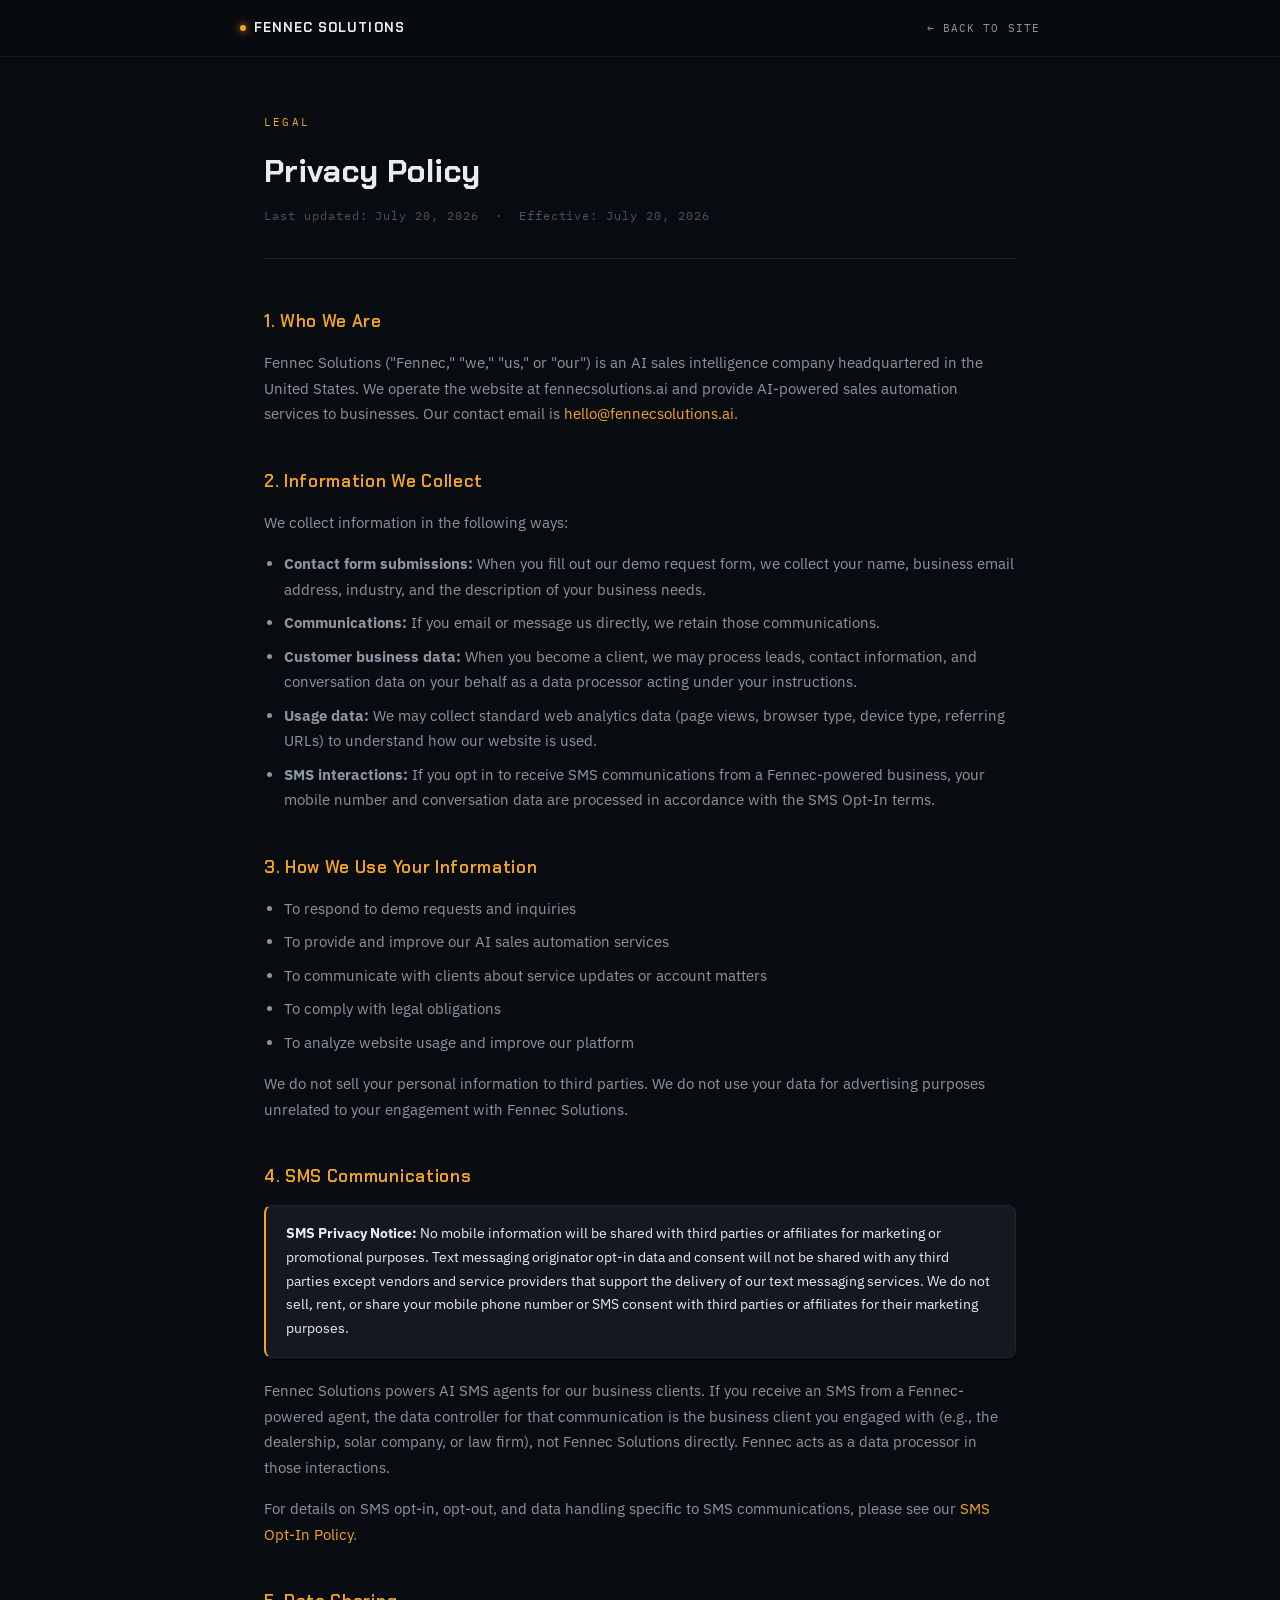
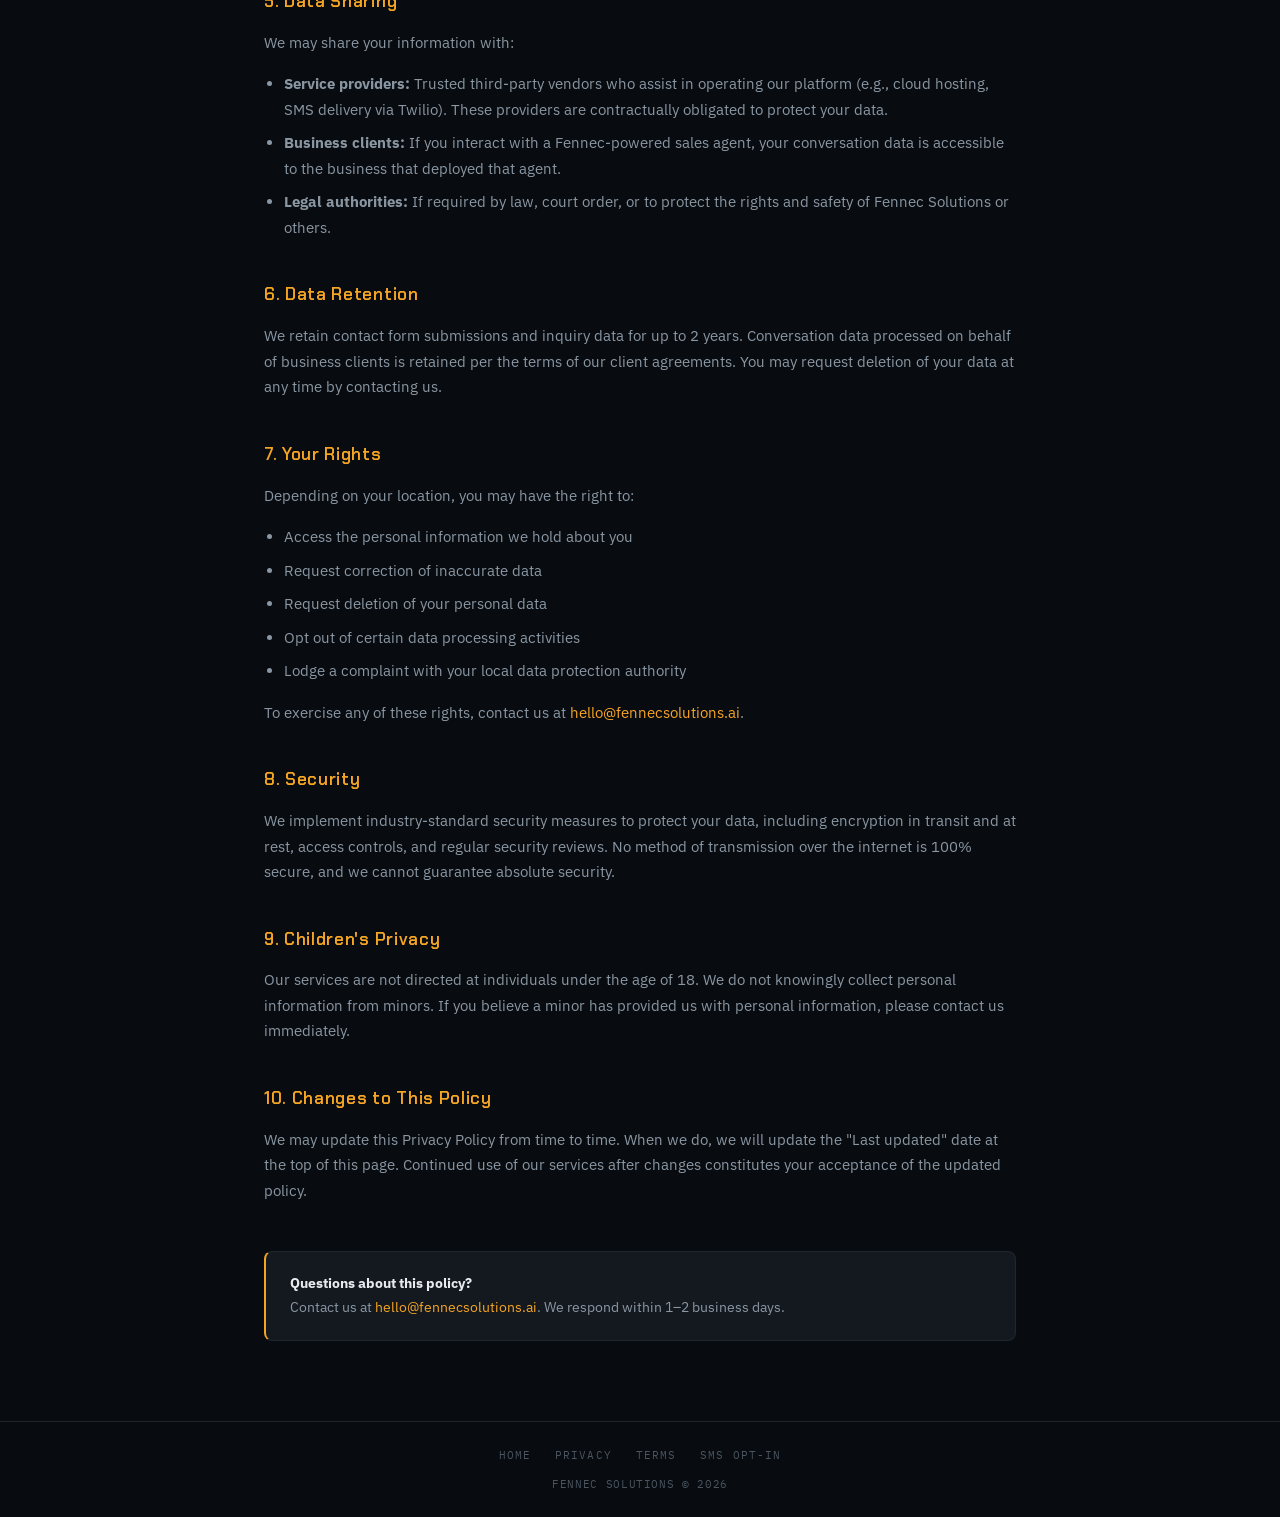
<file: privacy.html>
<!DOCTYPE html>
<html lang="en">
<head>
<meta charset="UTF-8">
<meta name="viewport" content="width=device-width, initial-scale=1.0">
<title>Privacy Policy — Fennec Solutions</title>
<link rel="preconnect" href="https://fonts.googleapis.com">
<link href="https://fonts.googleapis.com/css2?family=Chakra+Petch:wght@600;700&family=IBM+Plex+Sans:wght@400;500&family=IBM+Plex+Mono:wght@400&display=swap" rel="stylesheet">
<style>
:root{--bg:#080B10;--surf:#0F1318;--panel:#141920;--line:#1E2630;--ink:#E8ECEF;--muted:#8A97A3;--faint:#4A5560;--amber:#F5A524;--fd:"Chakra Petch",system-ui,sans-serif;--fb:"IBM Plex Sans",system-ui,sans-serif;--fm:"IBM Plex Mono",ui-monospace,monospace;}
*{box-sizing:border-box;margin:0;padding:0}
body{background:var(--bg);color:var(--ink);font-family:var(--fb);font-size:16px;line-height:1.7}
a{color:var(--amber);text-decoration:none}a:hover{text-decoration:underline}
nav{position:sticky;top:0;border-bottom:1px solid rgba(255,255,255,.05);background:rgba(8,11,16,.9);backdrop-filter:blur(12px);padding:0 24px}
.nav-inner{max-width:800px;margin:0 auto;display:flex;align-items:center;justify-content:space-between;height:56px}
.nav-logo{font-family:var(--fd);font-size:13px;font-weight:700;letter-spacing:.08em;display:flex;align-items:center;gap:8px}
.dot{width:6px;height:6px;border-radius:50%;background:var(--amber);box-shadow:0 0 8px var(--amber)}
.nav-back{font-family:var(--fm);font-size:11px;letter-spacing:.1em;color:var(--muted);text-transform:uppercase;transition:color .12s}
.nav-back:hover{color:var(--ink);text-decoration:none}
.content{max-width:800px;margin:0 auto;padding:56px 24px 80px}
.page-eyebrow{font-family:var(--fm);font-size:11px;letter-spacing:.2em;color:var(--amber);text-transform:uppercase;margin-bottom:12px}
h1{font-family:var(--fd);font-size:32px;font-weight:700;margin-bottom:8px}
.updated{font-family:var(--fm);font-size:12px;color:var(--faint);letter-spacing:.08em;margin-bottom:48px;padding-bottom:32px;border-bottom:1px solid var(--line)}
h2{font-family:var(--fd);font-size:17px;font-weight:600;letter-spacing:.04em;color:var(--amber);margin:40px 0 14px}
p{color:var(--muted);margin-bottom:16px;font-size:15px}
ul{color:var(--muted);margin:0 0 16px 20px;font-size:15px}
ul li{margin-bottom:8px}
.contact-box{background:var(--panel);border:1px solid var(--line);border-left:2px solid var(--amber);border-radius:8px;padding:20px 24px;margin-top:48px}
.contact-box p{margin:0;color:var(--muted);font-size:14px}
.contact-box a{color:var(--amber)}
footer{border-top:1px solid var(--line);padding:24px;text-align:center}
.footer-links{display:flex;justify-content:center;gap:24px;margin-bottom:10px;flex-wrap:wrap}
.footer-links a{font-family:var(--fm);font-size:11px;letter-spacing:.1em;color:var(--faint);text-transform:uppercase;transition:color .12s}
.footer-links a:hover{color:var(--muted);text-decoration:none}
.footer-copy{font-family:var(--fm);font-size:11px;color:var(--faint);letter-spacing:.06em}
</style>
</head>
<body>
<nav>
  <div class="nav-inner">
    <div class="nav-logo"><span class="dot"></span>FENNEC SOLUTIONS</div>
    <a href="index.html" class="nav-back">← Back to site</a>
  </div>
</nav>
<div class="content">
  <div class="page-eyebrow">Legal</div>
  <h1>Privacy Policy</h1>
  <div class="updated">Last updated: July 20, 2026 &nbsp;·&nbsp; Effective: July 20, 2026</div>

  <h2>1. Who We Are</h2>
  <p>Fennec Solutions ("Fennec," "we," "us," or "our") is an AI sales intelligence company headquartered in the United States. We operate the website at fennecsolutions.ai and provide AI-powered sales automation services to businesses. Our contact email is <a href="mailto:hello@fennecsolutions.ai">hello@fennecsolutions.ai</a>.</p>

  <h2>2. Information We Collect</h2>
  <p>We collect information in the following ways:</p>
  <ul>
    <li><strong>Contact form submissions:</strong> When you fill out our demo request form, we collect your name, business email address, industry, and the description of your business needs.</li>
    <li><strong>Communications:</strong> If you email or message us directly, we retain those communications.</li>
    <li><strong>Customer business data:</strong> When you become a client, we may process leads, contact information, and conversation data on your behalf as a data processor acting under your instructions.</li>
    <li><strong>Usage data:</strong> We may collect standard web analytics data (page views, browser type, device type, referring URLs) to understand how our website is used.</li>
    <li><strong>SMS interactions:</strong> If you opt in to receive SMS communications from a Fennec-powered business, your mobile number and conversation data are processed in accordance with the SMS Opt-In terms.</li>
  </ul>

  <h2>3. How We Use Your Information</h2>
  <ul>
    <li>To respond to demo requests and inquiries</li>
    <li>To provide and improve our AI sales automation services</li>
    <li>To communicate with clients about service updates or account matters</li>
    <li>To comply with legal obligations</li>
    <li>To analyze website usage and improve our platform</li>
  </ul>
  <p>We do not sell your personal information to third parties. We do not use your data for advertising purposes unrelated to your engagement with Fennec Solutions.</p>

  <h2>4. SMS Communications</h2>
  <div class="highlight-box" style="background:var(--panel);border:1px solid var(--line);border-left:2px solid var(--amber);border-radius:8px;padding:16px 20px;margin-bottom:20px">
    <p style="margin:0;color:var(--ink);font-size:14px"><strong>SMS Privacy Notice:</strong> No mobile information will be shared with third parties or affiliates for marketing or promotional purposes. Text messaging originator opt-in data and consent will not be shared with any third parties except vendors and service providers that support the delivery of our text messaging services. We do not sell, rent, or share your mobile phone number or SMS consent with third parties or affiliates for their marketing purposes.</p>
  </div>
  <p>Fennec Solutions powers AI SMS agents for our business clients. If you receive an SMS from a Fennec-powered agent, the data controller for that communication is the business client you engaged with (e.g., the dealership, solar company, or law firm), not Fennec Solutions directly. Fennec acts as a data processor in those interactions.</p>
  <p>For details on SMS opt-in, opt-out, and data handling specific to SMS communications, please see our <a href="sms-optin.html">SMS Opt-In Policy</a>.</p>

  <h2>5. Data Sharing</h2>
  <p>We may share your information with:</p>
  <ul>
    <li><strong>Service providers:</strong> Trusted third-party vendors who assist in operating our platform (e.g., cloud hosting, SMS delivery via Twilio). These providers are contractually obligated to protect your data.</li>
    <li><strong>Business clients:</strong> If you interact with a Fennec-powered sales agent, your conversation data is accessible to the business that deployed that agent.</li>
    <li><strong>Legal authorities:</strong> If required by law, court order, or to protect the rights and safety of Fennec Solutions or others.</li>
  </ul>

  <h2>6. Data Retention</h2>
  <p>We retain contact form submissions and inquiry data for up to 2 years. Conversation data processed on behalf of business clients is retained per the terms of our client agreements. You may request deletion of your data at any time by contacting us.</p>

  <h2>7. Your Rights</h2>
  <p>Depending on your location, you may have the right to:</p>
  <ul>
    <li>Access the personal information we hold about you</li>
    <li>Request correction of inaccurate data</li>
    <li>Request deletion of your personal data</li>
    <li>Opt out of certain data processing activities</li>
    <li>Lodge a complaint with your local data protection authority</li>
  </ul>
  <p>To exercise any of these rights, contact us at <a href="mailto:hello@fennecsolutions.ai">hello@fennecsolutions.ai</a>.</p>

  <h2>8. Security</h2>
  <p>We implement industry-standard security measures to protect your data, including encryption in transit and at rest, access controls, and regular security reviews. No method of transmission over the internet is 100% secure, and we cannot guarantee absolute security.</p>

  <h2>9. Children's Privacy</h2>
  <p>Our services are not directed at individuals under the age of 18. We do not knowingly collect personal information from minors. If you believe a minor has provided us with personal information, please contact us immediately.</p>

  <h2>10. Changes to This Policy</h2>
  <p>We may update this Privacy Policy from time to time. When we do, we will update the "Last updated" date at the top of this page. Continued use of our services after changes constitutes your acceptance of the updated policy.</p>

  <div class="contact-box">
    <p><strong style="color:var(--ink)">Questions about this policy?</strong><br>Contact us at <a href="mailto:hello@fennecsolutions.ai">hello@fennecsolutions.ai</a>. We respond within 1–2 business days.</p>
  </div>
</div>
<footer>
  <div class="footer-links">
    <a href="index.html">Home</a>
    <a href="privacy.html">Privacy</a>
    <a href="terms.html">Terms</a>
    <a href="sms-optin.html">SMS Opt-In</a>
  </div>
  <div class="footer-copy">FENNEC SOLUTIONS © 2026</div>
</footer>
</body>
</html>
</file>
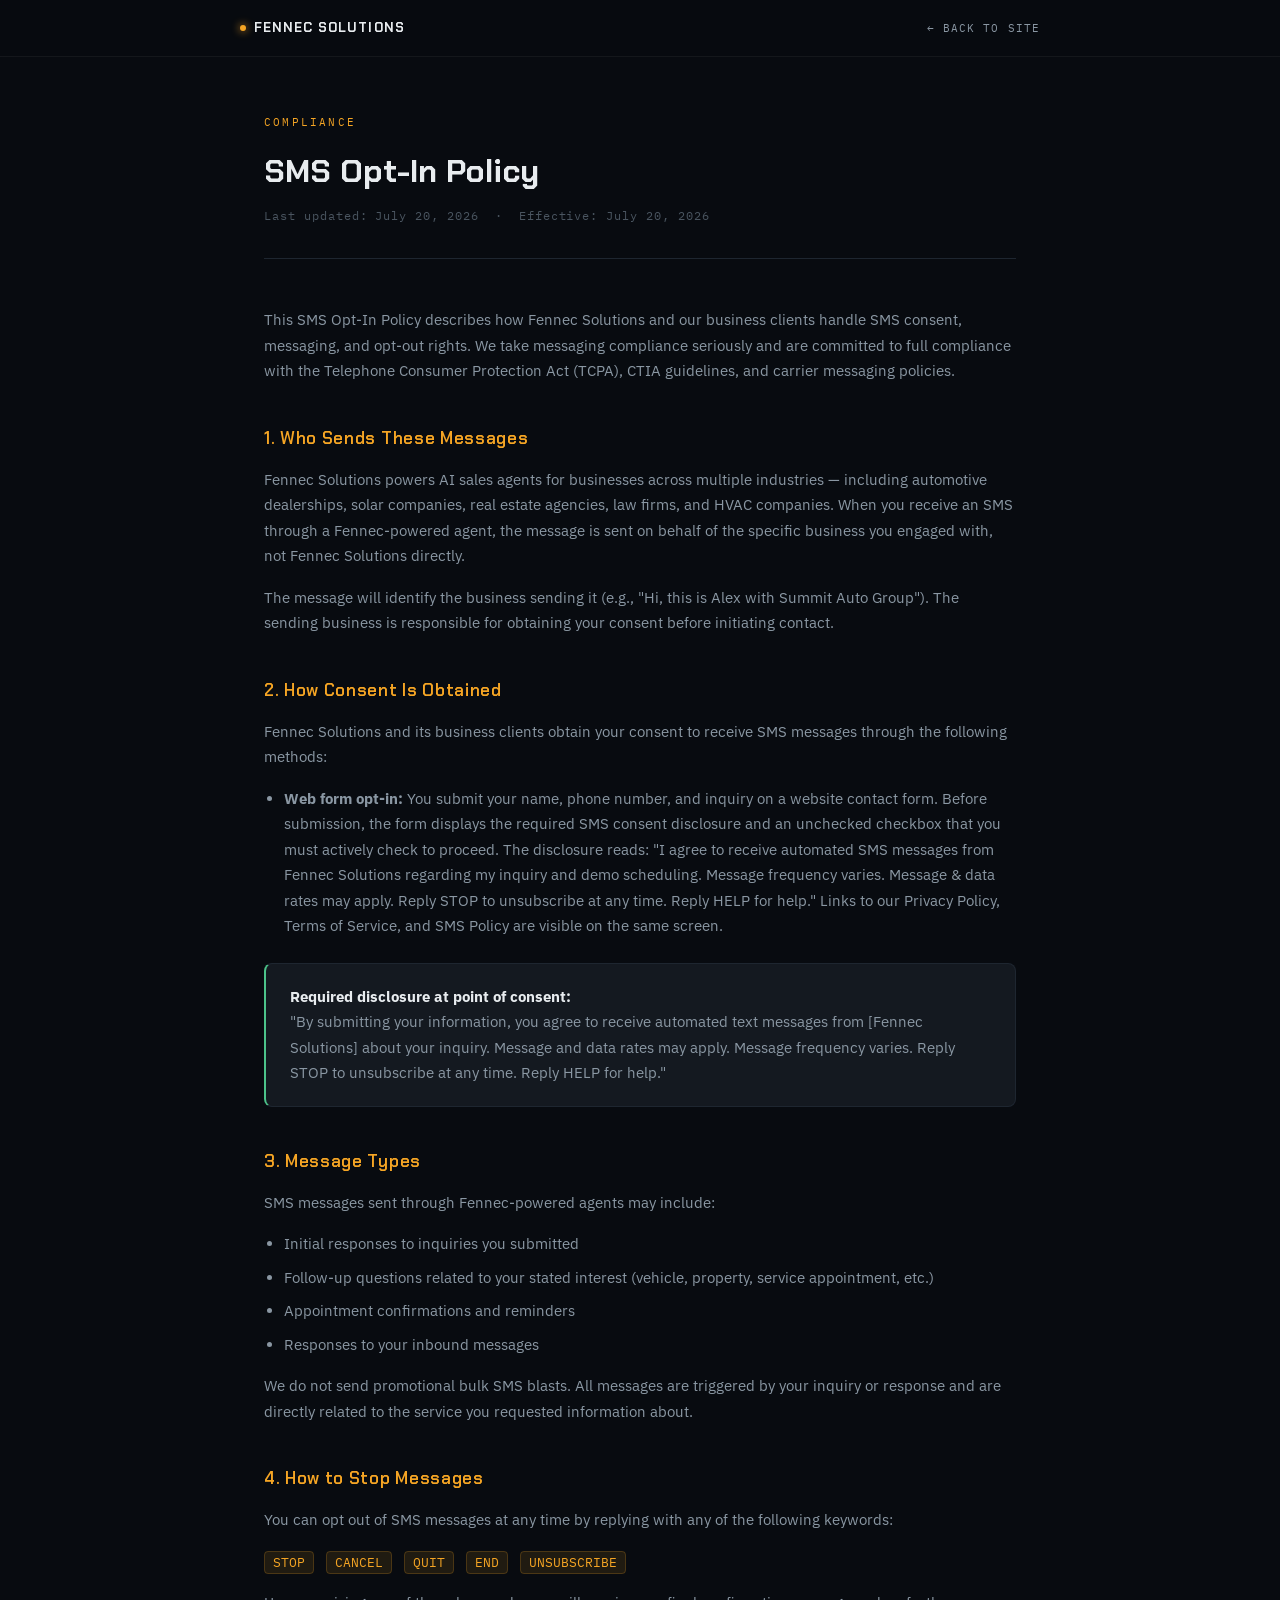
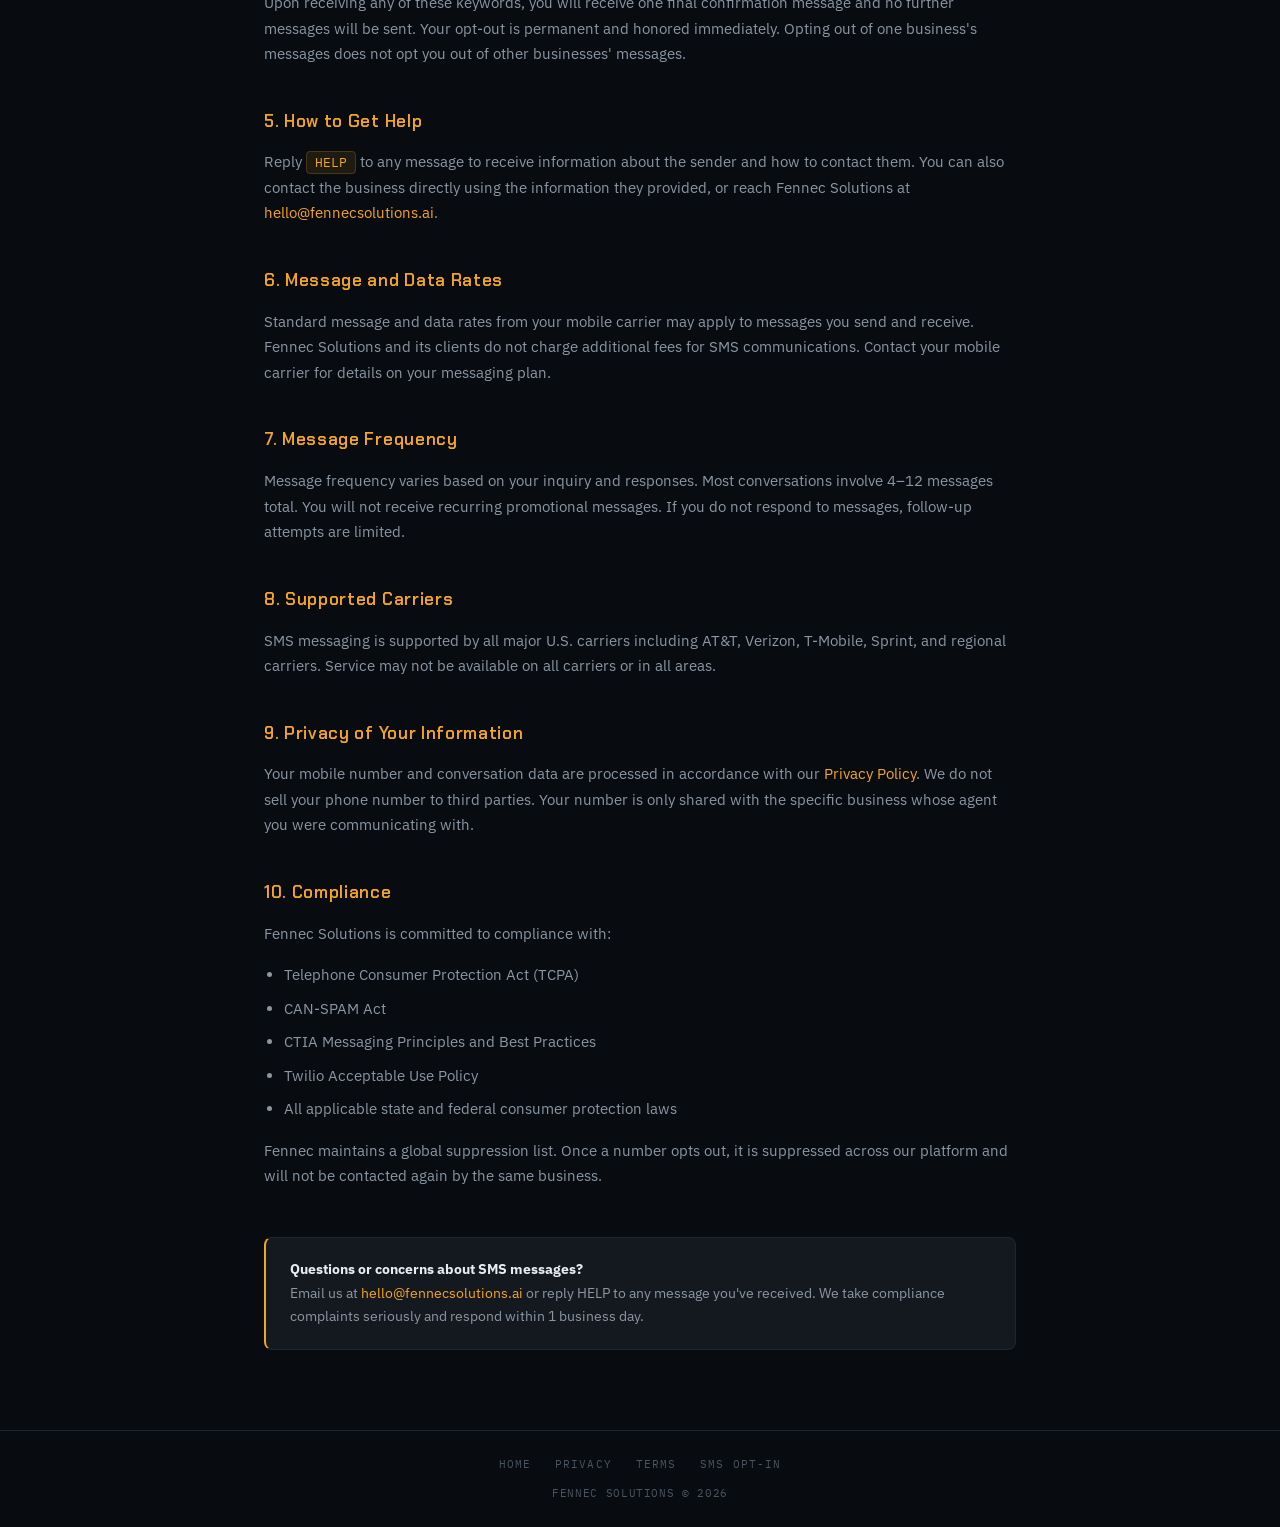
<file: sms-optin.html>
<!DOCTYPE html>
<html lang="en">
<head>
<meta charset="UTF-8">
<meta name="viewport" content="width=device-width, initial-scale=1.0">
<title>SMS Opt-In Policy — Fennec Solutions</title>
<link rel="preconnect" href="https://fonts.googleapis.com">
<link href="https://fonts.googleapis.com/css2?family=Chakra+Petch:wght@600;700&family=IBM+Plex+Sans:wght@400;500&family=IBM+Plex+Mono:wght@400&display=swap" rel="stylesheet">
<style>
:root{--bg:#080B10;--surf:#0F1318;--panel:#141920;--line:#1E2630;--ink:#E8ECEF;--muted:#8A97A3;--faint:#4A5560;--amber:#F5A524;--green:#4CC38A;--fd:"Chakra Petch",system-ui,sans-serif;--fb:"IBM Plex Sans",system-ui,sans-serif;--fm:"IBM Plex Mono",ui-monospace,monospace;}
*{box-sizing:border-box;margin:0;padding:0}
body{background:var(--bg);color:var(--ink);font-family:var(--fb);font-size:16px;line-height:1.7}
a{color:var(--amber);text-decoration:none}a:hover{text-decoration:underline}
nav{position:sticky;top:0;border-bottom:1px solid rgba(255,255,255,.05);background:rgba(8,11,16,.9);backdrop-filter:blur(12px);padding:0 24px}
.nav-inner{max-width:800px;margin:0 auto;display:flex;align-items:center;justify-content:space-between;height:56px}
.nav-logo{font-family:var(--fd);font-size:13px;font-weight:700;letter-spacing:.08em;display:flex;align-items:center;gap:8px}
.dot{width:6px;height:6px;border-radius:50%;background:var(--amber);box-shadow:0 0 8px var(--amber)}
.nav-back{font-family:var(--fm);font-size:11px;letter-spacing:.1em;color:var(--muted);text-transform:uppercase;transition:color .12s}
.nav-back:hover{color:var(--ink);text-decoration:none}
.content{max-width:800px;margin:0 auto;padding:56px 24px 80px}
.page-eyebrow{font-family:var(--fm);font-size:11px;letter-spacing:.2em;color:var(--amber);text-transform:uppercase;margin-bottom:12px}
h1{font-family:var(--fd);font-size:32px;font-weight:700;margin-bottom:8px}
.updated{font-family:var(--fm);font-size:12px;color:var(--faint);letter-spacing:.08em;margin-bottom:48px;padding-bottom:32px;border-bottom:1px solid var(--line)}
h2{font-family:var(--fd);font-size:17px;font-weight:600;letter-spacing:.04em;color:var(--amber);margin:40px 0 14px}
p{color:var(--muted);margin-bottom:16px;font-size:15px}
ul{color:var(--muted);margin:0 0 16px 20px;font-size:15px}
ul li{margin-bottom:8px}
.highlight-box{background:var(--panel);border:1px solid var(--line);border-left:2px solid var(--green);border-radius:8px;padding:20px 24px;margin:24px 0}
.highlight-box p{margin:0;color:var(--muted);font-size:15px}
.highlight-box strong{color:var(--ink)}
.keyword{font-family:var(--fm);font-size:13px;background:rgba(245,165,36,.1);color:var(--amber);border:1px solid rgba(245,165,36,.2);border-radius:4px;padding:2px 8px;white-space:nowrap}
.contact-box{background:var(--panel);border:1px solid var(--line);border-left:2px solid var(--amber);border-radius:8px;padding:20px 24px;margin-top:48px}
.contact-box p{margin:0;color:var(--muted);font-size:14px}
.contact-box a{color:var(--amber)}
footer{border-top:1px solid var(--line);padding:24px;text-align:center}
.footer-links{display:flex;justify-content:center;gap:24px;margin-bottom:10px;flex-wrap:wrap}
.footer-links a{font-family:var(--fm);font-size:11px;letter-spacing:.1em;color:var(--faint);text-transform:uppercase;transition:color .12s}
.footer-links a:hover{color:var(--muted);text-decoration:none}
.footer-copy{font-family:var(--fm);font-size:11px;color:var(--faint);letter-spacing:.06em}
</style>
</head>
<body>
<nav>
  <div class="nav-inner">
    <div class="nav-logo"><span class="dot"></span>FENNEC SOLUTIONS</div>
    <a href="index.html" class="nav-back">← Back to site</a>
  </div>
</nav>
<div class="content">
  <div class="page-eyebrow">Compliance</div>
  <h1>SMS Opt-In Policy</h1>
  <div class="updated">Last updated: July 20, 2026 &nbsp;·&nbsp; Effective: July 20, 2026</div>

  <p>This SMS Opt-In Policy describes how Fennec Solutions and our business clients handle SMS consent, messaging, and opt-out rights. We take messaging compliance seriously and are committed to full compliance with the Telephone Consumer Protection Act (TCPA), CTIA guidelines, and carrier messaging policies.</p>

  <h2>1. Who Sends These Messages</h2>
  <p>Fennec Solutions powers AI sales agents for businesses across multiple industries — including automotive dealerships, solar companies, real estate agencies, law firms, and HVAC companies. When you receive an SMS through a Fennec-powered agent, the message is sent on behalf of the specific business you engaged with, not Fennec Solutions directly.</p>
  <p>The message will identify the business sending it (e.g., "Hi, this is Alex with Summit Auto Group"). The sending business is responsible for obtaining your consent before initiating contact.</p>

  <h2>2. How Consent Is Obtained</h2>
  <p>Fennec Solutions and its business clients obtain your consent to receive SMS messages through the following methods:</p>
  <ul>
    <li><strong>Web form opt-in:</strong> You submit your name, phone number, and inquiry on a website contact form. Before submission, the form displays the required SMS consent disclosure and an unchecked checkbox that you must actively check to proceed. The disclosure reads: "I agree to receive automated SMS messages from Fennec Solutions regarding my inquiry and demo scheduling. Message frequency varies. Message &amp; data rates may apply. Reply STOP to unsubscribe at any time. Reply HELP for help." Links to our Privacy Policy, Terms of Service, and SMS Policy are visible on the same screen.</li>
  </ul>

  <div class="highlight-box">
    <p><strong>Required disclosure at point of consent:</strong><br>"By submitting your information, you agree to receive automated text messages from [Fennec Solutions] about your inquiry. Message and data rates may apply. Message frequency varies. Reply STOP to unsubscribe at any time. Reply HELP for help."</p>
  </div>

  <h2>3. Message Types</h2>
  <p>SMS messages sent through Fennec-powered agents may include:</p>
  <ul>
    <li>Initial responses to inquiries you submitted</li>
    <li>Follow-up questions related to your stated interest (vehicle, property, service appointment, etc.)</li>
    <li>Appointment confirmations and reminders</li>
    <li>Responses to your inbound messages</li>
  </ul>
  <p>We do not send promotional bulk SMS blasts. All messages are triggered by your inquiry or response and are directly related to the service you requested information about.</p>

  <h2>4. How to Stop Messages</h2>
  <p>You can opt out of SMS messages at any time by replying with any of the following keywords:</p>
  <p>
    <span class="keyword">STOP</span>&nbsp;&nbsp;
    <span class="keyword">CANCEL</span>&nbsp;&nbsp;
    <span class="keyword">QUIT</span>&nbsp;&nbsp;
    <span class="keyword">END</span>&nbsp;&nbsp;
    <span class="keyword">UNSUBSCRIBE</span>
  </p>
  <p style="margin-top:16px">Upon receiving any of these keywords, you will receive one final confirmation message and no further messages will be sent. Your opt-out is permanent and honored immediately. Opting out of one business's messages does not opt you out of other businesses' messages.</p>

  <h2>5. How to Get Help</h2>
  <p>Reply <span class="keyword">HELP</span> to any message to receive information about the sender and how to contact them. You can also contact the business directly using the information they provided, or reach Fennec Solutions at <a href="mailto:hello@fennecsolutions.ai">hello@fennecsolutions.ai</a>.</p>

  <h2>6. Message and Data Rates</h2>
  <p>Standard message and data rates from your mobile carrier may apply to messages you send and receive. Fennec Solutions and its clients do not charge additional fees for SMS communications. Contact your mobile carrier for details on your messaging plan.</p>

  <h2>7. Message Frequency</h2>
  <p>Message frequency varies based on your inquiry and responses. Most conversations involve 4–12 messages total. You will not receive recurring promotional messages. If you do not respond to messages, follow-up attempts are limited.</p>

  <h2>8. Supported Carriers</h2>
  <p>SMS messaging is supported by all major U.S. carriers including AT&T, Verizon, T-Mobile, Sprint, and regional carriers. Service may not be available on all carriers or in all areas.</p>

  <h2>9. Privacy of Your Information</h2>
  <p>Your mobile number and conversation data are processed in accordance with our <a href="privacy.html">Privacy Policy</a>. We do not sell your phone number to third parties. Your number is only shared with the specific business whose agent you were communicating with.</p>

  <h2>10. Compliance</h2>
  <p>Fennec Solutions is committed to compliance with:</p>
  <ul>
    <li>Telephone Consumer Protection Act (TCPA)</li>
    <li>CAN-SPAM Act</li>
    <li>CTIA Messaging Principles and Best Practices</li>
    <li>Twilio Acceptable Use Policy</li>
    <li>All applicable state and federal consumer protection laws</li>
  </ul>
  <p>Fennec maintains a global suppression list. Once a number opts out, it is suppressed across our platform and will not be contacted again by the same business.</p>

  <div class="contact-box">
    <p><strong style="color:var(--ink)">Questions or concerns about SMS messages?</strong><br>Email us at <a href="mailto:hello@fennecsolutions.ai">hello@fennecsolutions.ai</a> or reply HELP to any message you've received. We take compliance complaints seriously and respond within 1 business day.</p>
  </div>
</div>
<footer>
  <div class="footer-links">
    <a href="index.html">Home</a>
    <a href="privacy.html">Privacy</a>
    <a href="terms.html">Terms</a>
    <a href="sms-optin.html">SMS Opt-In</a>
  </div>
  <div class="footer-copy">FENNEC SOLUTIONS © 2026</div>
</footer>
</body>
</html>
</file>
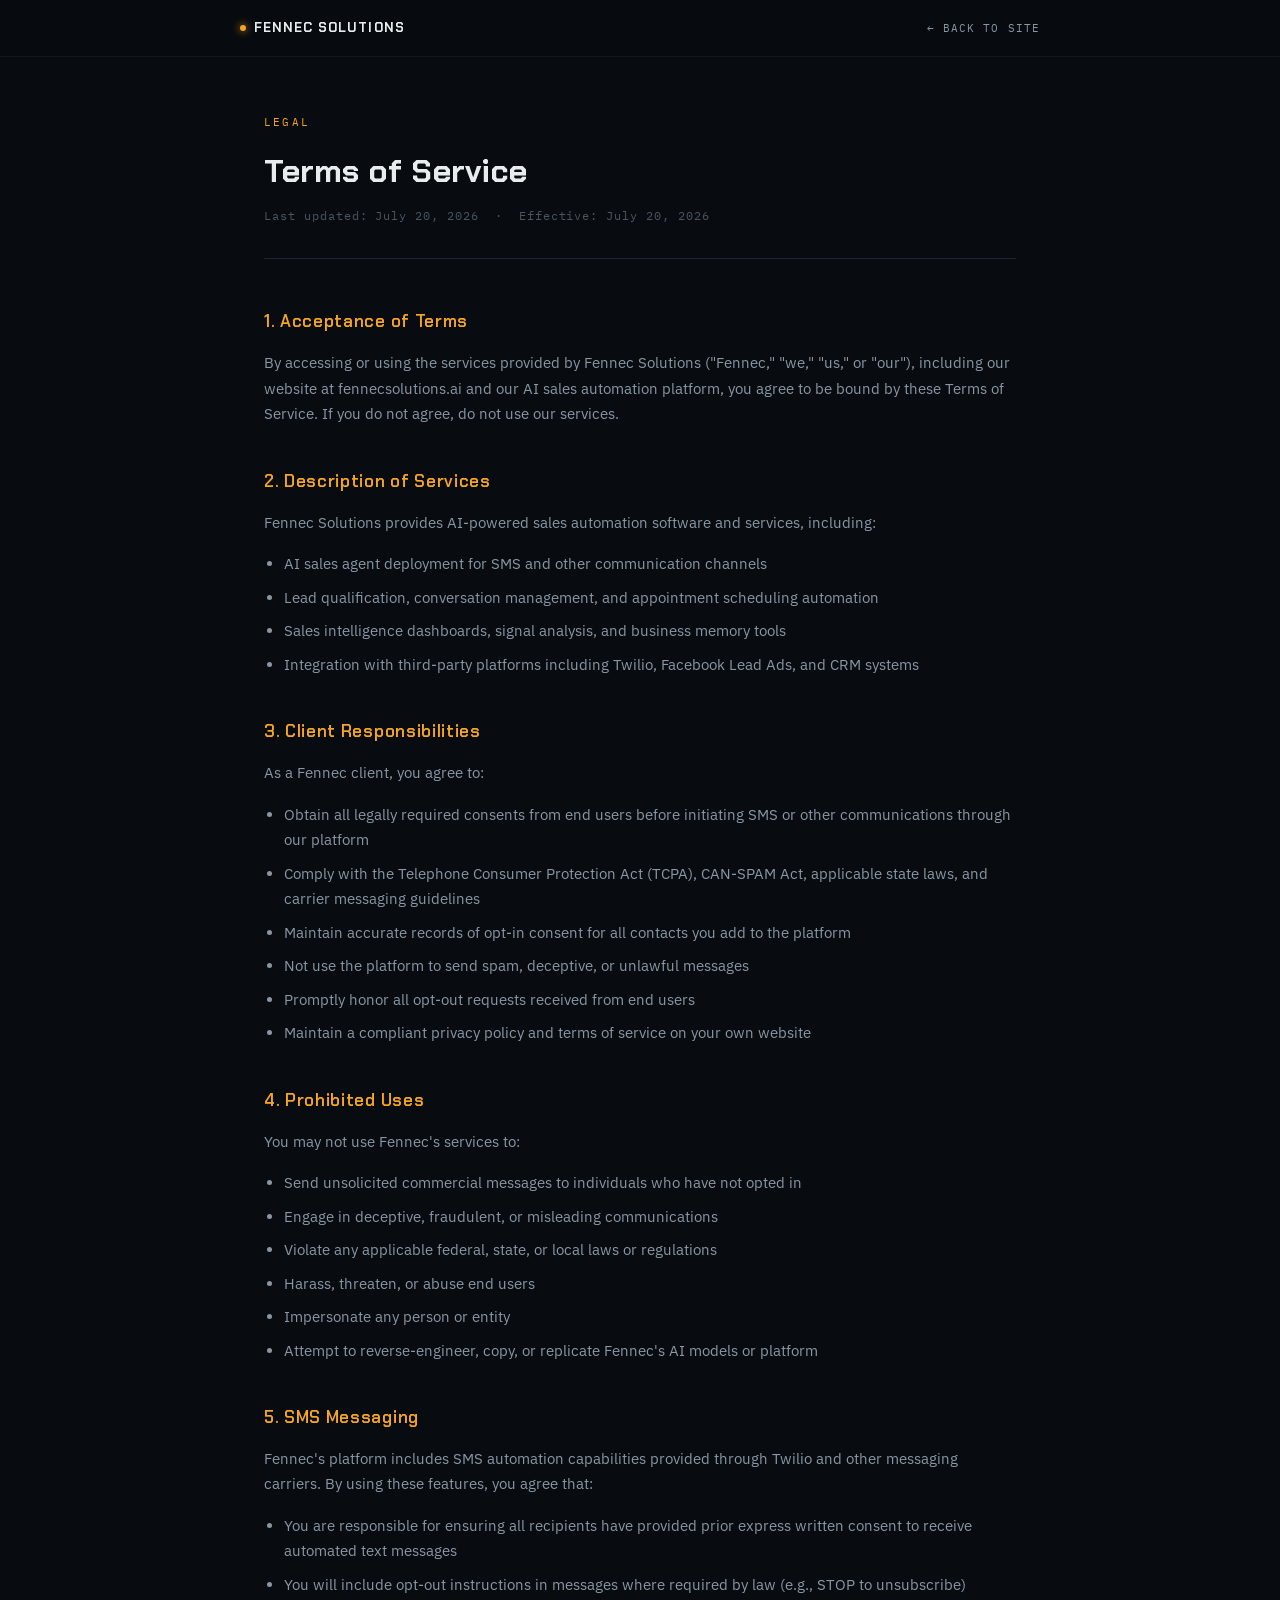
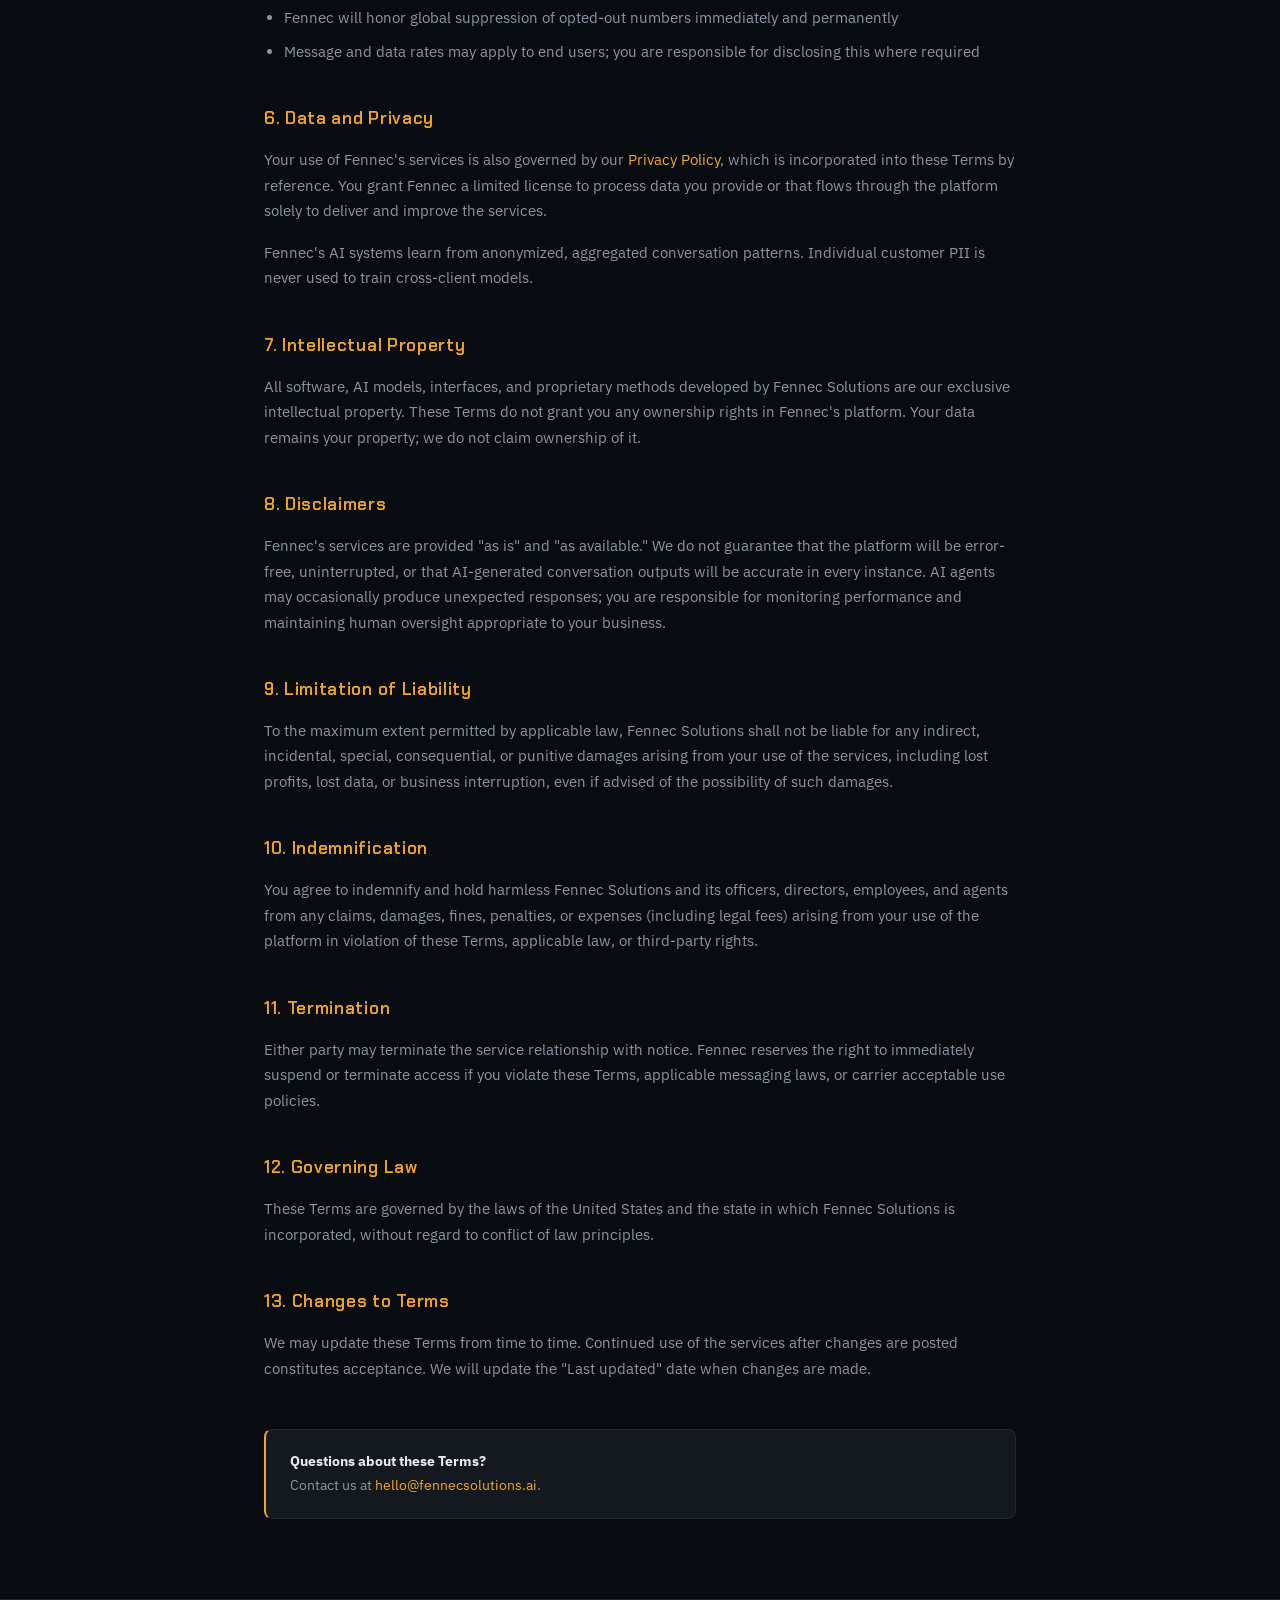
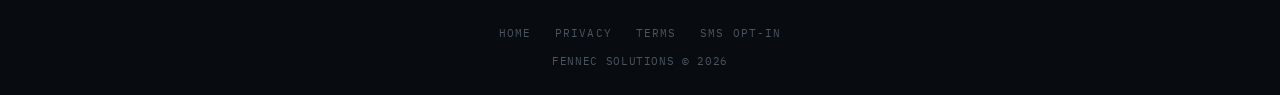
<file: terms.html>
<!DOCTYPE html>
<html lang="en">
<head>
<meta charset="UTF-8">
<meta name="viewport" content="width=device-width, initial-scale=1.0">
<title>Terms of Service — Fennec Solutions</title>
<link rel="preconnect" href="https://fonts.googleapis.com">
<link href="https://fonts.googleapis.com/css2?family=Chakra+Petch:wght@600;700&family=IBM+Plex+Sans:wght@400;500&family=IBM+Plex+Mono:wght@400&display=swap" rel="stylesheet">
<style>
:root{--bg:#080B10;--surf:#0F1318;--panel:#141920;--line:#1E2630;--ink:#E8ECEF;--muted:#8A97A3;--faint:#4A5560;--amber:#F5A524;--fd:"Chakra Petch",system-ui,sans-serif;--fb:"IBM Plex Sans",system-ui,sans-serif;--fm:"IBM Plex Mono",ui-monospace,monospace;}
*{box-sizing:border-box;margin:0;padding:0}
body{background:var(--bg);color:var(--ink);font-family:var(--fb);font-size:16px;line-height:1.7}
a{color:var(--amber);text-decoration:none}a:hover{text-decoration:underline}
nav{position:sticky;top:0;border-bottom:1px solid rgba(255,255,255,.05);background:rgba(8,11,16,.9);backdrop-filter:blur(12px);padding:0 24px}
.nav-inner{max-width:800px;margin:0 auto;display:flex;align-items:center;justify-content:space-between;height:56px}
.nav-logo{font-family:var(--fd);font-size:13px;font-weight:700;letter-spacing:.08em;display:flex;align-items:center;gap:8px}
.dot{width:6px;height:6px;border-radius:50%;background:var(--amber);box-shadow:0 0 8px var(--amber)}
.nav-back{font-family:var(--fm);font-size:11px;letter-spacing:.1em;color:var(--muted);text-transform:uppercase;transition:color .12s}
.nav-back:hover{color:var(--ink);text-decoration:none}
.content{max-width:800px;margin:0 auto;padding:56px 24px 80px}
.page-eyebrow{font-family:var(--fm);font-size:11px;letter-spacing:.2em;color:var(--amber);text-transform:uppercase;margin-bottom:12px}
h1{font-family:var(--fd);font-size:32px;font-weight:700;margin-bottom:8px}
.updated{font-family:var(--fm);font-size:12px;color:var(--faint);letter-spacing:.08em;margin-bottom:48px;padding-bottom:32px;border-bottom:1px solid var(--line)}
h2{font-family:var(--fd);font-size:17px;font-weight:600;letter-spacing:.04em;color:var(--amber);margin:40px 0 14px}
p{color:var(--muted);margin-bottom:16px;font-size:15px}
ul{color:var(--muted);margin:0 0 16px 20px;font-size:15px}
ul li{margin-bottom:8px}
.contact-box{background:var(--panel);border:1px solid var(--line);border-left:2px solid var(--amber);border-radius:8px;padding:20px 24px;margin-top:48px}
.contact-box p{margin:0;color:var(--muted);font-size:14px}
.contact-box a{color:var(--amber)}
footer{border-top:1px solid var(--line);padding:24px;text-align:center}
.footer-links{display:flex;justify-content:center;gap:24px;margin-bottom:10px;flex-wrap:wrap}
.footer-links a{font-family:var(--fm);font-size:11px;letter-spacing:.1em;color:var(--faint);text-transform:uppercase;transition:color .12s}
.footer-links a:hover{color:var(--muted);text-decoration:none}
.footer-copy{font-family:var(--fm);font-size:11px;color:var(--faint);letter-spacing:.06em}
</style>
</head>
<body>
<nav>
  <div class="nav-inner">
    <div class="nav-logo"><span class="dot"></span>FENNEC SOLUTIONS</div>
    <a href="index.html" class="nav-back">← Back to site</a>
  </div>
</nav>
<div class="content">
  <div class="page-eyebrow">Legal</div>
  <h1>Terms of Service</h1>
  <div class="updated">Last updated: July 20, 2026 &nbsp;·&nbsp; Effective: July 20, 2026</div>

  <h2>1. Acceptance of Terms</h2>
  <p>By accessing or using the services provided by Fennec Solutions ("Fennec," "we," "us," or "our"), including our website at fennecsolutions.ai and our AI sales automation platform, you agree to be bound by these Terms of Service. If you do not agree, do not use our services.</p>

  <h2>2. Description of Services</h2>
  <p>Fennec Solutions provides AI-powered sales automation software and services, including:</p>
  <ul>
    <li>AI sales agent deployment for SMS and other communication channels</li>
    <li>Lead qualification, conversation management, and appointment scheduling automation</li>
    <li>Sales intelligence dashboards, signal analysis, and business memory tools</li>
    <li>Integration with third-party platforms including Twilio, Facebook Lead Ads, and CRM systems</li>
  </ul>

  <h2>3. Client Responsibilities</h2>
  <p>As a Fennec client, you agree to:</p>
  <ul>
    <li>Obtain all legally required consents from end users before initiating SMS or other communications through our platform</li>
    <li>Comply with the Telephone Consumer Protection Act (TCPA), CAN-SPAM Act, applicable state laws, and carrier messaging guidelines</li>
    <li>Maintain accurate records of opt-in consent for all contacts you add to the platform</li>
    <li>Not use the platform to send spam, deceptive, or unlawful messages</li>
    <li>Promptly honor all opt-out requests received from end users</li>
    <li>Maintain a compliant privacy policy and terms of service on your own website</li>
  </ul>

  <h2>4. Prohibited Uses</h2>
  <p>You may not use Fennec's services to:</p>
  <ul>
    <li>Send unsolicited commercial messages to individuals who have not opted in</li>
    <li>Engage in deceptive, fraudulent, or misleading communications</li>
    <li>Violate any applicable federal, state, or local laws or regulations</li>
    <li>Harass, threaten, or abuse end users</li>
    <li>Impersonate any person or entity</li>
    <li>Attempt to reverse-engineer, copy, or replicate Fennec's AI models or platform</li>
  </ul>

  <h2>5. SMS Messaging</h2>
  <p>Fennec's platform includes SMS automation capabilities provided through Twilio and other messaging carriers. By using these features, you agree that:</p>
  <ul>
    <li>You are responsible for ensuring all recipients have provided prior express written consent to receive automated text messages</li>
    <li>You will include opt-out instructions in messages where required by law (e.g., STOP to unsubscribe)</li>
    <li>Fennec will honor global suppression of opted-out numbers immediately and permanently</li>
    <li>Message and data rates may apply to end users; you are responsible for disclosing this where required</li>
  </ul>

  <h2>6. Data and Privacy</h2>
  <p>Your use of Fennec's services is also governed by our <a href="privacy.html">Privacy Policy</a>, which is incorporated into these Terms by reference. You grant Fennec a limited license to process data you provide or that flows through the platform solely to deliver and improve the services.</p>
  <p>Fennec's AI systems learn from anonymized, aggregated conversation patterns. Individual customer PII is never used to train cross-client models.</p>

  <h2>7. Intellectual Property</h2>
  <p>All software, AI models, interfaces, and proprietary methods developed by Fennec Solutions are our exclusive intellectual property. These Terms do not grant you any ownership rights in Fennec's platform. Your data remains your property; we do not claim ownership of it.</p>

  <h2>8. Disclaimers</h2>
  <p>Fennec's services are provided "as is" and "as available." We do not guarantee that the platform will be error-free, uninterrupted, or that AI-generated conversation outputs will be accurate in every instance. AI agents may occasionally produce unexpected responses; you are responsible for monitoring performance and maintaining human oversight appropriate to your business.</p>

  <h2>9. Limitation of Liability</h2>
  <p>To the maximum extent permitted by applicable law, Fennec Solutions shall not be liable for any indirect, incidental, special, consequential, or punitive damages arising from your use of the services, including lost profits, lost data, or business interruption, even if advised of the possibility of such damages.</p>

  <h2>10. Indemnification</h2>
  <p>You agree to indemnify and hold harmless Fennec Solutions and its officers, directors, employees, and agents from any claims, damages, fines, penalties, or expenses (including legal fees) arising from your use of the platform in violation of these Terms, applicable law, or third-party rights.</p>

  <h2>11. Termination</h2>
  <p>Either party may terminate the service relationship with notice. Fennec reserves the right to immediately suspend or terminate access if you violate these Terms, applicable messaging laws, or carrier acceptable use policies.</p>

  <h2>12. Governing Law</h2>
  <p>These Terms are governed by the laws of the United States and the state in which Fennec Solutions is incorporated, without regard to conflict of law principles.</p>

  <h2>13. Changes to Terms</h2>
  <p>We may update these Terms from time to time. Continued use of the services after changes are posted constitutes acceptance. We will update the "Last updated" date when changes are made.</p>

  <div class="contact-box">
    <p><strong style="color:var(--ink)">Questions about these Terms?</strong><br>Contact us at <a href="mailto:hello@fennecsolutions.ai">hello@fennecsolutions.ai</a>.</p>
  </div>
</div>
<footer>
  <div class="footer-links">
    <a href="index.html">Home</a>
    <a href="privacy.html">Privacy</a>
    <a href="terms.html">Terms</a>
    <a href="sms-optin.html">SMS Opt-In</a>
  </div>
  <div class="footer-copy">FENNEC SOLUTIONS © 2026</div>
</footer>
</body>
</html>
</file>
